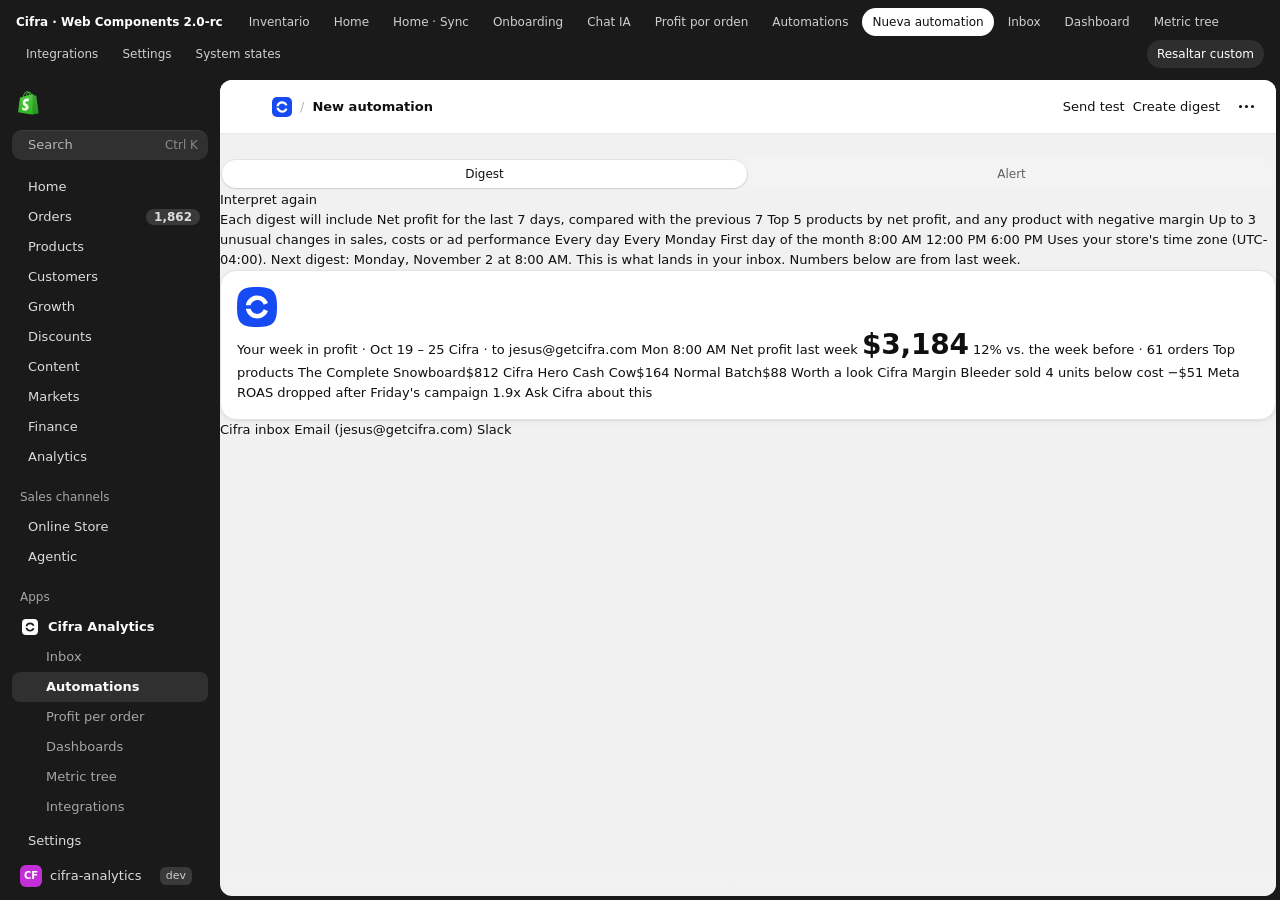
<file: automation-new.html>
<!doctype html>
<html lang="en">
<head>
<meta charset="utf-8">
<meta name="viewport" content="width=device-width, initial-scale=1">
<title>Automations · New</title>
<meta name="shopify-api-key" content="prototype">
<script src="https://cdn.shopify.com/shopifycloud/polaris-2.0-rc.js"></script>
<link rel="stylesheet" href="shared/cifra.css?v=5">
<script src="shared/cifra.js" defer></script>
</head>
<body>

<!--
  Pantalla: Automations › New (/app/automations/new) — NUEVA (ENG-2418), reemplaza schedule.html
  El usuario describe lo que quiere en sus palabras; el agente lo interpreta y muestra "What Cifra understood"
  para que lo confirme antes de activarlo. Nada se activa sin esa confirmación.
  Estados (hash): (ninguno) Digest · #alert Alerta ("alert me when sales drop more than normal")
  Nativo → s-page, s-section, s-text-area, s-select, s-choice-list, s-switch, s-badge, s-banner, s-button, s-text, s-divider
  Custom → segmented Digest | Alert, gráfica de "rango normal" (SVG), vista previa del correo
-->
<s-page heading="New automation" inlineSize="base">
  <s-link slot="breadcrumb-actions" href="automations.html">Automations</s-link>
  <s-button slot="primary-action" variant="primary" href="automations.html#created" id="save">Create digest</s-button>
  <s-button slot="secondary-actions">Send test</s-button>

  <s-stack gap="base">

    <s-section heading="Describe it">
      <s-stack gap="base">
        <div class="c-segmented" data-custom="SegmentedControl" id="kind">
          <button type="button" aria-pressed="true" data-value="digest">Digest</button>
          <button type="button" aria-pressed="false" data-value="alert">Alert</button>
        </div>
        <div data-panel-group="kind" data-panel="digest">
          <s-text-area label="What do you want to know?" rows="3" value="Every Monday, tell me how much profit I made last week, my top products and anything unusual I should look at." details="Write it like you'd ask a teammate. Cifra will run it again with fresh data every time."></s-text-area>
        </div>
        <div data-panel-group="kind" data-panel="alert" hidden>
          <s-text-area label="What should Cifra watch for?" rows="3" value="Alert me when sales drop more than normal." details="Cifra learns what &quot;normal&quot; means from your history, so you don't need to set a number."></s-text-area>
        </div>
        <s-stack direction="inline" gap="small-200">
          <s-button icon="refresh">Interpret again</s-button>
        </s-stack>
      </s-stack>
    </s-section>

    <!-- Digest: interpretación -->
    <div data-panel-group="kind" data-panel="digest">
      <s-stack gap="base">
        <s-section heading="What Cifra understood">
          <s-stack gap="base">
            <s-stack gap="small-200">
              <s-text type="strong">Each digest will include</s-text>
              <s-unordered-list>
                <s-list-item>Net profit for the last 7 days, compared with the previous 7</s-list-item>
                <s-list-item>Top 5 products by net profit, and any product with negative margin</s-list-item>
                <s-list-item>Up to 3 unusual changes in sales, costs or ad performance</s-list-item>
              </s-unordered-list>
            </s-stack>
            <s-grid gridTemplateColumns="1fr 1fr" gap="base">
              <s-select label="Frequency">
                <s-option value="daily">Every day</s-option>
                <s-option value="weekly" selected>Every Monday</s-option>
                <s-option value="monthly">First day of the month</s-option>
              </s-select>
              <s-select label="Time">
                <s-option value="8" selected>8:00 AM</s-option>
                <s-option value="12">12:00 PM</s-option>
                <s-option value="18">6:00 PM</s-option>
              </s-select>
            </s-grid>
            <s-text color="subdued">Uses your store's time zone (UTC-04:00). Next digest: Monday, November 2 at 8:00 AM.</s-text>
          </s-stack>
        </s-section>

        <s-section heading="Preview">
          <!-- Preview al estilo Shopify: una sola card con aspecto de correo, cifra principal + listas escaneables.
               Custom solo .c-digestcard (radio 16px + sombra mínima) y el logo. -->
          <s-stack gap="base">
            <s-paragraph color="subdued">This is what lands in your inbox. Numbers below are from last week.</s-paragraph>
            <div class="c-digestcard" data-custom="DigestCard">
              <s-stack gap="base">
                <s-stack direction="inline" gap="small" alignItems="center" justifyContent="space-between">
                  <s-stack direction="inline" gap="small" alignItems="center">
                    <img class="c-digestcard__logo" src="assets/img/cifra-logo-blue.svg" alt="Cifra" width="40" height="40">
                    <s-stack gap="small-500">
                      <s-text type="strong">Your week in profit · Oct 19 – 25</s-text>
                      <s-text color="subdued">Cifra · to jesus@getcifra.com</s-text>
                    </s-stack>
                  </s-stack>
                  <s-text color="subdued">Mon 8:00 AM</s-text>
                </s-stack>
                <s-divider></s-divider>
                <s-stack gap="small-200">
                  <s-text color="subdued">Net profit last week</s-text>
                  <s-stack direction="inline" gap="small" alignItems="center">
                    <span class="c-kpi__value c-kpi__value--large">$3,184</span>
                    <s-badge tone="success" icon="arrow-up">12%</s-badge>
                  </s-stack>
                  <s-text color="subdued">vs. the week before · 61 orders</s-text>
                </s-stack>
                <s-divider></s-divider>
                <s-stack gap="small">
                  <s-heading>Top products</s-heading>
                  <s-stack gap="small-200">
                    <s-stack direction="inline" justifyContent="space-between"><s-text>The Complete Snowboard</s-text><s-text type="strong">$812</s-text></s-stack>
                    <s-stack direction="inline" justifyContent="space-between"><s-text>Cifra Hero Cash Cow</s-text><s-text type="strong">$164</s-text></s-stack>
                    <s-stack direction="inline" justifyContent="space-between"><s-text>Normal Batch</s-text><s-text type="strong">$88</s-text></s-stack>
                  </s-stack>
                </s-stack>
                <s-divider></s-divider>
                <s-stack gap="small">
                  <s-heading>Worth a look</s-heading>
                  <s-stack gap="small-200">
                    <s-stack direction="inline" justifyContent="space-between" alignItems="start" gap="base">
                      <s-stack direction="inline" gap="small-200" alignItems="start"><s-icon type="alert-triangle" tone="warning"></s-icon><s-text>Cifra Margin Bleeder sold 4 units below cost</s-text></s-stack>
                      <s-text type="strong" tone="critical">−$51</s-text>
                    </s-stack>
                    <s-stack direction="inline" justifyContent="space-between" alignItems="start" gap="base">
                      <s-stack direction="inline" gap="small-200" alignItems="start"><s-icon type="alert-triangle" tone="warning"></s-icon><s-text>Meta ROAS dropped after Friday's campaign</s-text></s-stack>
                      <s-text type="strong">1.9x</s-text>
                    </s-stack>
                  </s-stack>
                </s-stack>
                <s-stack direction="inline"><s-button icon="chat">Ask Cifra about this</s-button></s-stack>
              </s-stack>
            </div>
          </s-stack>
        </s-section>
      </s-stack>
    </div>

    <!-- Alerta: interpretación -->
    <div data-panel-group="kind" data-panel="alert" hidden>
      <s-stack gap="base">
        <s-section heading="What Cifra understood">
          <s-stack gap="base">
            <s-grid gridTemplateColumns="140px 1fr" gap="small">
              <s-text color="subdued">Metric</s-text><s-text>Net sales, per hour</s-text>
              <s-text color="subdued">Normal</s-text><s-text>The usual range for that weekday and hour, based on your last 8 weeks</s-text>
              <s-text color="subdued">Alert when</s-text><s-text>Sales stay below the normal range for 2 hours in a row</s-text>
              <s-text color="subdued">Ignore</s-text><s-text>Hours where you normally get fewer than 3 orders (nights)</s-text>
            </s-grid>
            <div data-custom="Chart">
              <s-text type="strong">Last 7 days vs. normal</s-text>
              <span data-line="rand:41:42:120:45" data-prev="rand:42:42:130:20" data-labels='["Oct 19","Oct 21","Oct 23","Oct 25"]' data-prefix="$" data-label="Net sales" data-start="2026-10-19" data-prev-start="2026-10-19"></span>
              <div class="c-legend"><span><span class="c-legend__swatch" style="background:var(--c-chart-1)"></span>Net sales</span><span><span class="c-legend__dash"></span>Normal for that hour</span></div>
            </div>
            <s-banner tone="info">
              <s-paragraph>With these settings this alert would have triggered <s-text type="strong">2 times</s-text> in the last 30 days (Oct 4 and Oct 22).</s-paragraph>
            </s-banner>
            <s-select label="Sensitivity" details="Higher sensitivity catches smaller drops but alerts more often.">
              <s-option value="low">Low: only big drops (about once a month)</s-option>
              <s-option value="medium" selected>Medium: about twice a month</s-option>
              <s-option value="high">High: any drop out of the normal range</s-option>
            </s-select>
          </s-stack>
        </s-section>

        <s-section heading="Preview">
          <s-section>
            <s-stack gap="small">
              <s-stack direction="inline" gap="small-200" alignItems="center"><s-badge tone="warning" icon="alert-circle">Alert</s-badge><s-text color="subdued">Today, 3:00 PM</s-text></s-stack>
              <s-heading>Sales are lower than normal</s-heading>
              <s-paragraph>Since 1:00 PM you made $214, about 45% below a normal Thursday afternoon. Traffic is normal, but checkout conversion dropped from 3.1% to 1.4%.</s-paragraph>
              <s-stack direction="inline" gap="small-200"><s-button>Ask why</s-button><s-button variant="tertiary">Snooze for today</s-button></s-stack>
            </s-stack>
          </s-section>
        </s-section>
      </s-stack>
    </div>

    <s-section heading="Where to send it">
      <s-stack gap="base">
        <s-choice-list label="Channels" name="channels" multiple>
          <s-choice value="inbox" selected>Cifra inbox</s-choice>
          <s-choice value="email" selected>Email (jesus@getcifra.com)</s-choice>
          <s-choice value="slack">Slack</s-choice>
        </s-choice-list>
        <s-switch label="Don't send between 10:00 PM and 7:00 AM" checked></s-switch>
      </s-stack>
    </s-section>

  </s-stack>
</s-page>

<script>
document.addEventListener("DOMContentLoaded", () => {
  const kind = document.getElementById("kind"), save = document.getElementById("save");
  const set = (v) => {
    kind.querySelectorAll("button").forEach((b) => b.setAttribute("aria-pressed", String(b.dataset.value === v)));
    document.querySelectorAll('[data-panel-group="kind"]').forEach((p) => { p.hidden = p.dataset.panel !== v; });
    save.textContent = v === "alert" ? "Turn on alert" : "Create digest";
  };
  kind.addEventListener("click", (e) => { const b = e.target.closest("button"); if (b) set(b.dataset.value); });
  set(location.hash === "#alert" ? "alert" : "digest");
});
</script>

</body>
</html>
</file>
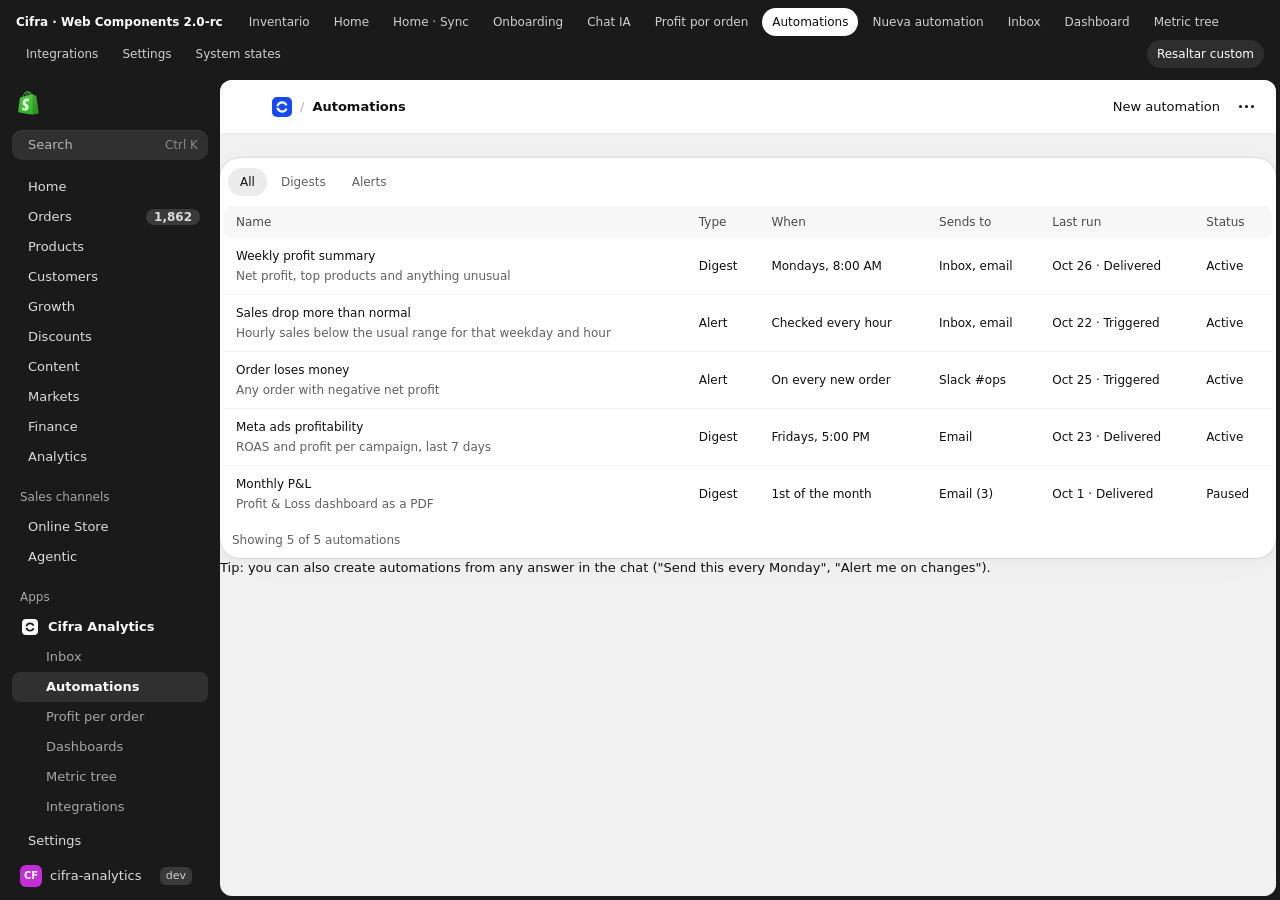
<file: automations.html>
<!doctype html>
<html lang="en">
<head>
<meta charset="utf-8">
<meta name="viewport" content="width=device-width, initial-scale=1">
<title>Automations</title>
<meta name="shopify-api-key" content="prototype">
<script src="https://cdn.shopify.com/shopifycloud/polaris-2.0-rc.js">document.querySelectorAll(".c-tabs__tab[data-kind]").forEach((t) => t.addEventListener("click", () => {
  const k = t.dataset.kind; let n = 0;
  document.querySelectorAll("tbody tr[data-kind]").forEach((r) => { const show = k === "all" || r.dataset.kind === k; r.hidden = !show; n += show; });
  document.getElementById("auto-count").textContent = "Showing " + n + " of 5 automations";
}));
</script>
<link rel="stylesheet" href="shared/cifra.css">
<script src="shared/cifra.js" defer></script>
</head>
<body>

<!--
  Pantalla: Automations (/app/automations) — NUEVA (ENG-2418)
  Reemplaza Reports + Schedules: todo lo que el agente hace por su cuenta vive aquí.
    · Digest  = una pregunta que el agente vuelve a correr con datos frescos y envía (inbox / email / Slack).
    · Alert   = una condición en lenguaje natural que el agente vigila ("ventas más bajas de lo normal").
  Estados (hash): (ninguno) lista · #created banner de confirmación · #empty sin automatizaciones
  Nativo → s-page (primary-action), s-banner, s-badge, s-button, s-empty-state, s-text
  Custom → IndexTable con tabs All / Digests / Alerts (mismo patrón que Reports/Dashboard)
-->
<s-page heading="Automations" inlineSize="large">
  <s-link slot="breadcrumb-actions" href="home.html">Home</s-link>
  <s-button slot="primary-action" variant="primary" icon="plus" href="automation-new.html">New automation</s-button>

  <s-stack gap="base">
    <div id="created-banner" hidden>
      <s-banner tone="success" heading="Digest created" dismissible>
        <s-paragraph>"Most profitable products" will arrive every Monday at 8:00 AM in your inbox and by email.</s-paragraph>
      </s-banner>
    </div>

    <div id="list">
      <s-stack gap="base">
        <div class="c-indextable" data-custom="IndexTable">
          <div class="c-indextable__bar">
            <div class="c-tabs" role="tablist" data-custom="Tabs">
              <button class="c-tabs__tab" role="tab" aria-selected="true" data-kind="all">All</button>
              <button class="c-tabs__tab" role="tab" aria-selected="false" data-kind="digest">Digests</button>
              <button class="c-tabs__tab" role="tab" aria-selected="false" data-kind="alert">Alerts</button>
            </div>
            <div class="c-indextable__tools">
              <s-button icon="search" accessibilityLabel="Search automations"></s-button>
              <s-button icon="sort" accessibilityLabel="Sort"></s-button>
            </div>
          </div>
          <div class="c-indextable__scroll">
            <table>
              <thead><tr>
                <th><button type="button">Name</button></th>
                <th><button type="button">Type</button></th>
                <th>When</th>
                <th>Sends to</th>
                <th><button type="button">Last run <s-icon type="sort" size="small"></s-icon></button></th>
                <th><button type="button">Status</button></th>
              </tr></thead>
              <tbody>
            <tr data-kind="digest"><td class="c-strong"><a class="c-rowlink" href="automation-new.html">Weekly profit summary</a><span class="c-sub">Net profit, top products and anything unusual</span></td><td><s-badge tone="info" icon="calendar">Digest</s-badge></td><td>Mondays, 8:00 AM</td><td>Inbox, email</td><td>Oct 26 · Delivered</td><td><s-badge tone="success">Active</s-badge></td></tr>
            <tr data-kind="alert"><td class="c-strong"><a class="c-rowlink" href="automation-new.html#alert">Sales drop more than normal</a><span class="c-sub">Hourly sales below the usual range for that weekday and hour</span></td><td><s-badge tone="warning" icon="alert-circle">Alert</s-badge></td><td>Checked every hour</td><td>Inbox, email</td><td>Oct 22 · Triggered</td><td><s-badge tone="success">Active</s-badge></td></tr>
            <tr data-kind="alert"><td class="c-strong"><a class="c-rowlink" href="automation-new.html#alert">Order loses money</a><span class="c-sub">Any order with negative net profit</span></td><td><s-badge tone="warning" icon="alert-circle">Alert</s-badge></td><td>On every new order</td><td>Slack #ops</td><td>Oct 25 · Triggered</td><td><s-badge tone="success">Active</s-badge></td></tr>
            <tr data-kind="digest"><td class="c-strong"><a class="c-rowlink" href="automation-new.html">Meta ads profitability</a><span class="c-sub">ROAS and profit per campaign, last 7 days</span></td><td><s-badge tone="info" icon="calendar">Digest</s-badge></td><td>Fridays, 5:00 PM</td><td>Email</td><td>Oct 23 · Delivered</td><td><s-badge tone="success">Active</s-badge></td></tr>
            <tr data-kind="digest"><td class="c-strong"><a class="c-rowlink" href="automation-new.html">Monthly P&amp;L</a><span class="c-sub">Profit &amp; Loss dashboard as a PDF</span></td><td><s-badge tone="info" icon="calendar">Digest</s-badge></td><td>1st of the month</td><td>Email (3)</td><td>Oct 1 · Delivered</td><td><s-badge>Paused</s-badge></td></tr>
              </tbody>
            </table>
          </div>
          <div class="c-indextable__foot">
            <span id="auto-count">Showing 5 of 5 automations</span>
            <span class="c-row" style="gap:4px"><s-button icon="chevron-left" accessibilityLabel="Previous page" disabled></s-button><s-button icon="chevron-right" accessibilityLabel="Next page" disabled></s-button></span>
          </div>
        </div>

        <s-text color="subdued">Tip: you can also create automations from any answer in the chat ("Send this every Monday", "Alert me on changes").</s-text>
      </s-stack>
    </div>

    <!-- Estado vacío: automations.html#empty -->
    <div id="empty" hidden>
      <s-section>
        <s-empty-state heading="Let Cifra work while you're away">
          <s-icon slot="graphic" type="clock"></s-icon>
          <s-text slot="subheading">Describe what you want to know every week, or what you want Cifra to watch for. It will send it to your inbox, email or Slack.</s-text>
          <s-button slot="primary-action" variant="primary" href="automation-new.html">Create a digest</s-button>
          <s-button slot="secondary-actions" href="automation-new.html#alert">Create an alert</s-button>
        </s-empty-state>
      </s-section>
    </div>
  </s-stack>
</s-page>

<script>
const h = location.hash.slice(1);
document.getElementById("created-banner").hidden = h !== "created";
document.getElementById("list").hidden = h === "empty";
document.getElementById("empty").hidden = h !== "empty";
</script>

</body>
</html>
</file>
<file: shared/cifra.css>
/*
  Cifra · componentes custom sobre Polaris Web Components 2.0-rc
  ----------------------------------------------------------------
  Todo lo que NO existe como <s-*> vive aquí, con clases .c-*.
  Los valores replican lo que renderiza polaris-2.0-rc.js en Admin Next
  (medido con getComputedStyle sobre los componentes reales).
  Cada bloque custom lleva data-custom="Nombre" en el HTML para poder
  resaltarlo con el botón "Resaltar custom" de la barra de prototipos.
*/

:root {
  /* Superficies y texto (Admin Next) */
  --c-bg: #f1f1f1;
  --c-surface: #ffffff;
  --c-surface-hover: #f7f7f7;
  --c-surface-subdued: #f3f3f3;
  --c-fill-secondary: #ebebeb;
  --c-fill-secondary-hover: #e3e3e3;
  --c-text: #101010;
  --c-text-secondary: #616161;
  --c-text-tertiary: #8a8a8a;
  --c-border: #e3e3e3;
  --c-border-strong: #cccccc;

  /* Tono de variaciones */
  --c-positive: #29845a;
  --c-negative: #c51f1f;

  /* Gráficas (paleta Cifra actual) */
  --c-chart-1: #3aa9f0;
  --c-chart-2: #5b3fd6;
  --c-chart-3: #4a6ff0;
  --c-chart-4: #e0448f;
  --c-chart-5: #36c2b4;
  --c-chart-grid: #ececec;
  /* Serie 1 de Polaris Viz en Shopify Analytics (--pvi-series-color-01) */
  --c-series-1: #13acf0;
  --c-chart-area: rgba(58, 169, 240, 0.10);

  /* Forma */
  --c-radius-card: 20px;
  --c-radius-control: 9999px;
  --c-radius-inner: 12px;
  --c-radius-small: 8px;
  --c-shadow-card: rgba(0,0,0,.24) 0 0 2px 0, rgba(0,0,0,.02) 0 2px 12px 0, rgba(0,0,0,.02) 0 4px 16px 0, rgba(0,0,0,.02) 0 4px 48px 0;
  --c-shadow-popover: rgba(0,0,0,.2) 0 0 1px 0, rgba(0,0,0,.08) 0 8px 24px -4px, rgba(0,0,0,.08) 0 16px 40px -8px;

  /* Tipografía */
  --c-font: ShopifyInter, ui-sans-serif, system-ui, -apple-system, "Segoe UI", sans-serif;
  --c-fs-small: 12px;
  --c-fs-base: 13px;
  --c-fs-kpi: 20px;
  --c-fs-kpi-large: 28px;
}

* { box-sizing: border-box; }
html, body { margin: 0; }
body {
  background: var(--c-bg);
  color: var(--c-text);
  font-family: var(--c-font);
  font-size: var(--c-fs-base);
  line-height: 20px;
  -webkit-font-smoothing: antialiased;
}

/* ------------------------------------------------------------------ */
/* Barra de prototipos (NO es parte de la app)                         */
/* ------------------------------------------------------------------ */
.proto-bar {
  position: sticky; top: 0; z-index: 50;
  display: flex; align-items: center; gap: 4px; flex-wrap: wrap;
  padding: 8px 16px;
  background: #1a1a1a; color: #fff;
  font-size: 12px;
}
.proto-bar strong { margin-right: 12px; font-weight: 600; }
.proto-bar a {
  color: #cfcfcf; text-decoration: none;
  padding: 4px 10px; border-radius: 9999px;
}
.proto-bar a:hover { background: #2e2e2e; color: #fff; }
.proto-bar a[aria-current="page"] { background: #fff; color: #101010; }
.proto-bar .spacer { flex: 1; }
.proto-bar button {
  font: inherit; color: #fff; background: #2e2e2e; border: 0;
  padding: 4px 10px; border-radius: 9999px; cursor: pointer;
}
.proto-bar button[aria-pressed="true"] { background: #e5484d; }

body.show-custom [data-custom] {
  outline: 2px dashed #e5484d;
  outline-offset: 2px;
  position: relative;
}
body.show-custom [data-custom]::before {
  content: "custom · " attr(data-custom);
  position: absolute; top: -10px; left: 10px; z-index: 5;
  background: #e5484d; color: #fff;
  font: 600 10px/16px var(--c-font);
  padding: 0 6px; border-radius: 4px; white-space: nowrap;
  pointer-events: none;
}

/* ------------------------------------------------------------------ */
/* Card custom (para cuando s-section no alcanza: header/footer propio) */
/* ------------------------------------------------------------------ */
.c-card {
  background: var(--c-surface);
  border-radius: var(--c-radius-card);
  box-shadow: var(--c-shadow-card);
  overflow: hidden;
  min-width: 0;
}
.c-card { display: flex; flex-direction: column; }
.c-card__body { padding: 16px; flex: 1; }
.c-card__footer {
  display: flex; align-items: center; justify-content: space-between;
  padding: 10px 16px;
  border-top: 1px solid var(--c-border);
  color: var(--c-text-secondary);
}
.c-card__title {
  margin: 0; font-size: var(--c-fs-base); font-weight: 600;
  text-decoration: underline dotted var(--c-border-strong);
  text-underline-offset: 4px;
}

/* ------------------------------------------------------------------ */
/* Botón-píldora custom (trigger de pickers con contenido propio)       */
/* ------------------------------------------------------------------ */
.c-pill {
  display: inline-flex; align-items: center; gap: 6px;
  height: 28px; padding: 4px 12px 4px 8px;
  border: 0; border-radius: var(--c-radius-control);
  background: var(--c-fill-secondary); color: var(--c-text);
  font: 500 var(--c-fs-small)/16px var(--c-font);
  cursor: pointer; white-space: nowrap;
}
.c-pill:hover { background: var(--c-fill-secondary-hover); }
.c-pill svg { width: 16px; height: 16px; flex: none; }

/* ------------------------------------------------------------------ */
/* Tabs                                                                 */
/* ------------------------------------------------------------------ */
.c-tabs { display: flex; gap: 2px; flex-wrap: wrap; }
.c-tabs__tab {
  display: inline-flex; align-items: center; gap: 4px;
  height: 28px; padding: 4px 12px;
  border: 0; border-radius: var(--c-radius-control);
  background: transparent; color: var(--c-text-secondary);
  font: 500 var(--c-fs-small)/16px var(--c-font);
  cursor: pointer;
}
.c-tabs__tab:hover { background: var(--c-fill-secondary); color: var(--c-text); }
.c-tabs__tab[aria-selected="true"] { background: var(--c-fill-secondary); color: var(--c-text); }
.c-tabs__tab svg { width: 14px; height: 14px; }

/* ------------------------------------------------------------------ */
/* Segmented control                                                    */
/* ------------------------------------------------------------------ */
.c-segmented {
  display: grid; grid-auto-flow: column; grid-auto-columns: 1fr;
  padding: 2px; gap: 2px;
  background: var(--c-surface-subdued);
  border-radius: var(--c-radius-control);
}
.c-segmented button {
  height: 28px; border: 0; border-radius: var(--c-radius-control);
  background: transparent; color: var(--c-text-secondary);
  font: 500 var(--c-fs-small)/16px var(--c-font); cursor: pointer;
}
.c-segmented button[aria-pressed="true"] {
  background: var(--c-surface); color: var(--c-text);
  box-shadow: rgba(0,0,0,.12) 0 1px 2px, rgba(0,0,0,.06) 0 0 0 1px;
}

/* ------------------------------------------------------------------ */
/* Barra de filtros (fecha / comparación / moneda)                      */
/* ------------------------------------------------------------------ */
.c-filterbar {
  display: flex; align-items: center; gap: 8px; flex-wrap: wrap;
}
.c-filterbar__meta { margin-left: auto; color: var(--c-text-secondary); font-size: var(--c-fs-small); }

/* ------------------------------------------------------------------ */
/* Popover custom (date range picker)                                   */
/* ------------------------------------------------------------------ */
.c-popover-anchor { position: relative; display: inline-block; }
.c-popover {
  position: absolute; top: calc(100% + 6px); left: 0; z-index: 40;
  background: var(--c-surface);
  border-radius: 16px;
  box-shadow: var(--c-shadow-popover);
  display: none;
}
.c-popover[data-open="true"] { display: block; }

.c-daterange { display: grid; grid-template-columns: 180px auto; }
.c-daterange__presets {
  border-right: 1px solid var(--c-border);
  padding: 6px; max-height: 340px; overflow: auto;
}
.c-daterange__presets button {
  display: flex; justify-content: space-between; align-items: center;
  width: 100%; height: 32px; padding: 0 10px;
  border: 0; border-radius: var(--c-radius-small); background: transparent;
  font: 400 var(--c-fs-base)/20px var(--c-font); color: var(--c-text);
  text-align: left; cursor: pointer;
}
.c-daterange__presets button:hover { background: var(--c-surface-hover); }
.c-daterange__presets button[aria-pressed="true"] { background: var(--c-surface-subdued); font-weight: 600; }
.c-daterange__presets hr { border: 0; border-top: 1px solid var(--c-border); margin: 6px 4px; }
.c-daterange__main { padding: 12px 16px; min-width: 300px; }
.c-daterange__footer {
  display: flex; justify-content: flex-end; gap: 8px;
  padding: 10px 16px; border-top: 1px solid var(--c-border);
  grid-column: 1 / -1;
}

/* ------------------------------------------------------------------ */
/* KPI card (dashboard / home)                                          */
/* ------------------------------------------------------------------ */
.c-kpi__row { display: flex; align-items: center; justify-content: space-between; gap: 12px; margin-top: 10px; }
.c-kpi__value { font-size: var(--c-fs-kpi); line-height: 28px; font-weight: 600; letter-spacing: -0.2px; font-variant-numeric: tabular-nums; }
.c-kpi__value--large { font-size: var(--c-fs-kpi-large); line-height: 36px; }
.c-delta { display: inline-flex; align-items: center; gap: 2px; font-size: var(--c-fs-small); font-weight: 600; font-variant-numeric: tabular-nums; }
.c-delta--up { color: var(--c-positive); }
.c-delta--down { color: var(--c-negative); }
.c-delta--flat { color: var(--c-text-secondary); }
.c-delta svg { width: 12px; height: 12px; }
.c-spark { width: 96px; height: 28px; flex: none; }

/* KPI compacto del Home */
.c-kpistrip { display: flex; justify-content: center; gap: 40px; flex-wrap: wrap; }
.c-kpistrip__item { text-align: center; }
.c-kpistrip__label { color: var(--c-text-secondary); font-size: var(--c-fs-small); }
.c-kpistrip__row { display: flex; align-items: center; gap: 6px; font-weight: 600; font-variant-numeric: tabular-nums; }
.c-kpistrip .c-spark { width: 36px; height: 14px; }

/* ------------------------------------------------------------------ */
/* Gráficas (SVG generado por cifra.js)                                 */
/* ------------------------------------------------------------------ */
.c-chart { width: 100%; height: 220px; display: block; }
.c-chart text { font: 11px var(--c-font); fill: #70707b; }
.c-legend { display: flex; gap: 16px; justify-content: center; flex-wrap: wrap; color: var(--c-text-secondary); font-size: var(--c-fs-small); margin-top: 6px; }
.c-legend__swatch { display: inline-block; width: 8px; height: 8px; border-radius: 50%; margin-right: 6px; }
.c-legend__dash { display: inline-block; width: 14px; border-top: 2px dashed var(--c-chart-1); margin-right: 6px; vertical-align: middle; }

.c-donut { display: grid; justify-items: center; gap: 12px; }
.c-donut svg { width: 180px; height: 180px; }
.c-donut__total { font: 600 18px var(--c-font); fill: var(--c-text); }
.c-donut__list { width: 100%; display: grid; gap: 4px; }
.c-donut__list div { display: grid; grid-template-columns: auto 1fr auto 40px; gap: 8px; align-items: center; }
.c-donut__list span:nth-child(3), .c-donut__list span:nth-child(4) { text-align: right; font-variant-numeric: tabular-nums; }
.c-donut__list span:nth-child(3) { font-weight: 600; }
.c-donut__list span:nth-child(4) { color: var(--c-text-secondary); }

/* ------------------------------------------------------------------ */
/* Tabla de reporte (sticky header + 1ra columna, totales, orden)       */
/* ------------------------------------------------------------------ */
.c-datatable {
  overflow: auto; max-height: 520px;
  border-radius: var(--c-radius-card);
  background: var(--c-surface);
  box-shadow: var(--c-shadow-card);
}
.c-datatable table { border-collapse: separate; border-spacing: 0; width: max-content; min-width: 100%; font-variant-numeric: tabular-nums; }
.c-datatable th, .c-datatable td {
  padding: 8px 16px; text-align: right; white-space: nowrap;
  border-bottom: 1px solid var(--c-border);
  background: var(--c-surface);
}
.c-datatable th:first-child, .c-datatable td:first-child {
  position: sticky; left: 0; z-index: 1; text-align: left;
  border-right: 1px solid var(--c-border); min-width: 220px;
}
.c-datatable thead th {
  position: sticky; top: 0; z-index: 2;
  font-weight: 500; color: var(--c-text-secondary); background: var(--c-surface);
  height: 40px;
}
.c-datatable thead th:first-child { z-index: 3; }
.c-datatable thead button {
  all: unset; cursor: pointer; display: inline-flex; align-items: center; gap: 4px;
}
.c-datatable thead button:hover { color: var(--c-text); }
.c-datatable thead button svg { width: 14px; height: 14px; opacity: .35; }
.c-datatable thead th[aria-sort] button { color: var(--c-text); }
.c-datatable thead th[aria-sort] button svg { opacity: 1; }
.c-datatable tr.c-total td { background: var(--c-surface-subdued); font-weight: 600; vertical-align: top; }
.c-datatable tr.c-total td:first-child { color: var(--c-text); }
.c-datatable tbody tr:not(.c-total):hover td { background: var(--c-surface-hover); }
.c-datatable .c-sub { display: block; color: var(--c-text-secondary); font-weight: 400; }
.c-datatable td .c-delta { display: flex; justify-content: flex-end; }
.c-datatable td:first-child .c-sub { font-weight: 400; }

/* ------------------------------------------------------------------ */
/* Panel lateral de configuración de reporte                           */
/* ------------------------------------------------------------------ */
.c-config { display: grid; gap: 10px; }
.c-config__block {
  border: 1px solid var(--c-border); border-radius: var(--c-radius-inner);
  overflow: hidden;
}
.c-config__head {
  display: flex; justify-content: space-between; align-items: center;
  padding: 8px 12px; background: var(--c-surface-subdued); font-weight: 600;
}
.c-config__item {
  display: flex; justify-content: space-between; align-items: center;
  padding: 7px 12px; border-top: 1px solid var(--c-border);
}
.c-config__item:hover { background: var(--c-surface-hover); }

/* ------------------------------------------------------------------ */
/* Layout reporte con panel (grid principal + aside)                    */
/* ------------------------------------------------------------------ */
.c-split { display: grid; grid-template-columns: minmax(0, 1fr) 300px; gap: 16px; align-items: start; }
@media (max-width: 900px) { .c-split { grid-template-columns: 1fr; } }

/* ------------------------------------------------------------------ */
/* Settings: menú lateral                                               */
/* ------------------------------------------------------------------ */
.c-settings { display: grid; grid-template-columns: 220px minmax(0, 1fr); gap: 16px; align-items: start; }
@media (max-width: 760px) { .c-settings { grid-template-columns: 1fr; } }
.c-sidenav { padding: 6px; }
.c-sidenav a {
  display: flex; align-items: center; gap: 8px;
  padding: 6px 10px; border-radius: var(--c-radius-small);
  color: var(--c-text); text-decoration: none; font-weight: 500;
}
.c-sidenav a:hover { background: var(--c-surface-hover); }
.c-sidenav a[aria-current="page"] { background: var(--c-surface-subdued); }
.c-sidenav svg { width: 16px; height: 16px; color: var(--c-text-secondary); }

/* ------------------------------------------------------------------ */
/* Home                                                                 */
/* ------------------------------------------------------------------ */
.c-hero { text-align: center; padding: 28px 0 8px; }
.c-hero h2 { margin: 0; font-size: 26px; line-height: 32px; font-weight: 600; color: var(--c-text-tertiary); }
.c-hero p { margin: 0; font-size: 26px; line-height: 32px; font-weight: 600; }
.c-prompt {
  display: flex; align-items: center; gap: 8px;
  max-width: 640px; margin: 20px auto 8px; padding: 6px 6px 6px 12px;
  background: var(--c-surface); border-radius: var(--c-radius-control);
  box-shadow: var(--c-shadow-card);
}
.c-prompt input {
  flex: 1; border: 0; outline: 0; background: transparent;
  font: 400 var(--c-fs-base)/20px var(--c-font); color: var(--c-text);
}
.c-prompt__logo { width: 22px; height: 22px; border-radius: 6px; background: #2f6cf6; display: grid; place-items: center; color: #fff; font: 700 12px var(--c-font); }
.c-illustration {
  width: 120px; height: 96px; border-radius: 16px;
  background: linear-gradient(135deg, #e7ecff, #c9d4ff);
  display: grid; place-items: center; color: #4a6ff0;
}
.c-illustration svg { width: 48px; height: 48px; }

/* ------------------------------------------------------------------ */
/* Skeleton                                                             */
/* ------------------------------------------------------------------ */
.c-skeleton {
  display: block; height: 12px; border-radius: 6px;
  background: linear-gradient(90deg, #ececec 25%, #f6f6f6 37%, #ececec 63%);
  background-size: 400% 100%;
  animation: c-shimmer 1.4s ease infinite;
}
@keyframes c-shimmer { 0% { background-position: 100% 50%; } 100% { background-position: 0 50%; } }
@media (prefers-reduced-motion: reduce) { .c-skeleton { animation: none; } }

/* ------------------------------------------------------------------ */
/* Utilidades                                                           */
/* ------------------------------------------------------------------ */
.c-grid-4 { display: grid; grid-template-columns: repeat(4, minmax(0, 1fr)); gap: 16px; }
.c-grid-3 { display: grid; grid-template-columns: repeat(3, minmax(0, 1fr)); gap: 16px; }
.c-grid-2 { display: grid; grid-template-columns: repeat(2, minmax(0, 1fr)); gap: 16px; }
@media (max-width: 1000px) { .c-grid-4 { grid-template-columns: repeat(2, minmax(0, 1fr)); } .c-grid-3 { grid-template-columns: 1fr; } }
@media (max-width: 640px) { .c-grid-4, .c-grid-2 { grid-template-columns: 1fr; } }
.c-muted { color: var(--c-text-secondary); }
.c-section-label { color: var(--c-text-secondary); font-weight: 500; margin: 20px 0 8px; }
.c-stack { display: grid; gap: 16px; }
[data-tabpanel][hidden] { display: none !important; }
s-page > [slot="unused"] { display: none !important; }
.c-row { display: flex; align-items: center; gap: 8px; }
.c-row--between { justify-content: space-between; }
.c-source { width: 24px; height: 24px; border-radius: 6px; background: #95bf47; display: grid; place-items: center; color: #fff; font: 700 11px var(--c-font); }

/* ------------------------------------------------------------------ */
/* Metric tree: canvas, nodos, conectores con operador, zoom            */
/* ------------------------------------------------------------------ */
.c-canvas {
  position: relative; overflow: auto;
  height: 600px; border-radius: var(--c-radius-card);
  background-color: #f1f1f1;
  background-image: radial-gradient(#d4d4d4 1px, transparent 1px);
  background-size: 16px 16px;
}
.c-canvas__stage { padding: 48px; width: max-content; transform-origin: 0 0; transition: transform .15s ease; }
.c-canvas__zoom {
  position: absolute; left: 16px; bottom: 16px; z-index: 2;
  display: flex; align-items: center; gap: 2px; padding: 2px;
  background: var(--c-surface); border-radius: var(--c-radius-small); box-shadow: var(--c-shadow-card);
}
.c-canvas__zoom button { all: unset; cursor: pointer; width: 28px; height: 28px; display: grid; place-items: center; border-radius: 6px; color: var(--c-text-secondary); }
.c-canvas__zoom button:hover { background: var(--c-surface-hover); color: var(--c-text); }
.c-canvas__zoom span { min-width: 44px; text-align: center; font-size: var(--c-fs-small); }
.c-canvas__panel { position: absolute; top: 16px; right: 16px; z-index: 2; width: 240px; max-height: calc(100% - 32px); overflow: auto; }
.c-canvas__panel[hidden] { display: none; }

.c-tree, .c-tree ul { list-style: none; margin: 0; }
.c-tree { padding: 0; }
.c-tree li { position: relative; display: flex; align-items: center; padding: 6px 0; }
.c-tree ul { position: relative; padding: 0 0 0 56px; display: flex; flex-direction: column; }
/* línea del padre hacia los hijos */
.c-tree ul::before { content: ""; position: absolute; left: 0; top: 50%; width: 28px; border-top: 1px solid var(--c-border-strong); }
/* rama horizontal de cada hijo */
.c-tree ul > li::before { content: ""; position: absolute; left: -28px; top: 50%; width: 28px; border-top: 1px solid var(--c-border-strong); }
/* tronco vertical */
.c-tree ul > li::after { content: ""; position: absolute; left: -28px; top: 0; bottom: 0; border-left: 1px solid var(--c-border-strong); }
.c-tree ul > li:first-child::after { top: 50%; }
.c-tree ul > li:last-child::after { bottom: 50%; }
.c-tree ul > li:only-child::after { display: none; }

.c-tree__op {
  position: absolute; left: -28px; top: 50%; z-index: 1;
  transform: translate(-50%, -50%);
  width: 22px; height: 22px; border-radius: 6px;
  display: grid; place-items: center;
  background: var(--c-surface); border: 1px solid var(--c-border-strong); box-shadow: rgba(0,0,0,.08) 0 1px 2px;
  font: 600 11px/1 var(--c-font); color: var(--c-text-secondary);
}
.c-tree__node {
  min-width: 200px; padding: 10px 12px;
  background: var(--c-surface); border-radius: var(--c-radius-inner);
  box-shadow: var(--c-shadow-card);
  display: grid; grid-template-columns: 1fr auto; align-items: end; gap: 2px 12px;
  margin-right: 0;
}
.c-tree__node--root { min-width: 220px; }
.c-tree__node--wide { min-width: 300px; }
.c-tree__label { grid-column: 1 / -1; color: var(--c-text-secondary); font-size: var(--c-fs-small); }
.c-tree__value { font-size: 18px; line-height: 24px; font-weight: 600; font-variant-numeric: tabular-nums; }
.c-tree__node .c-source { width: 18px; height: 18px; font-size: 9px; border-radius: 4px; }
.c-tree__node .c-delta { grid-column: 1 / -1; }

.c-metriclist__group { color: var(--c-text-secondary); font-size: var(--c-fs-small); padding: 8px 8px 2px; }
.c-metriclist button {
  all: unset; box-sizing: border-box; cursor: pointer; display: flex; justify-content: space-between; align-items: center;
  width: 100%; padding: 6px 8px; border-radius: var(--c-radius-small);
}
.c-metriclist button:hover { background: var(--c-surface-hover); }
.c-metriclist button[aria-pressed="true"] { background: var(--c-surface-subdued); font-weight: 600; }

/* ------------------------------------------------------------------ */
/* Settings (layout real: centrado ~950px, nav 1/3 + contenido 2/3)     */
/* ------------------------------------------------------------------ */
.c-settings2 {
  display: grid; grid-template-columns: minmax(0, 1fr) minmax(0, 2fr);
  gap: 16px; align-items: start;
  max-width: 950px; margin: 0 auto; padding-top: 20px;
}
@media (max-width: 760px) { .c-settings2 { grid-template-columns: 1fr; } }
.c-settingsnav { padding: 6px; display: grid; gap: 2px; }
.c-settingsnav a {
  display: flex; align-items: center; gap: 10px;
  height: 32px; padding: 0 10px; border-radius: var(--c-radius-small);
  color: var(--c-text); text-decoration: none; font-weight: 500;
}
.c-settingsnav a:hover { background: var(--c-surface-hover); }
.c-settingsnav a[aria-current="page"] { background: var(--c-surface-subdued); font-weight: 600; }
.c-settings-view[hidden] { display: none; }

/* Fila de lista dentro de una card (Costs, Resources) */
.c-listrow {
  display: grid; grid-template-columns: minmax(0, 1fr) auto auto; gap: 12px; align-items: center;
  padding: 12px 16px; border-top: 1px solid var(--c-border);
  color: inherit; text-decoration: none;
}
a.c-listrow:hover { background: var(--c-surface-hover); }
.c-listrow__title { font-weight: 600; }
.c-listrow__desc { color: var(--c-text-secondary); }

/* Caja interna con borde (Billing, Reporting, Stores...) */
.c-inset { border: 1px solid var(--c-border); border-radius: var(--c-radius-inner); }
.c-inset > .c-listrow:first-child { border-top: 0; }

/* ------------------------------------------------------------------ */
/* IndexTable custom (tablas de costos): tabs + toolbar + selección +   */
/* orden + footer con conteo y paginación                               */
/* ------------------------------------------------------------------ */
.c-indextable { background: var(--c-surface); border-radius: var(--c-radius-card); box-shadow: var(--c-shadow-card); overflow: hidden; }
.c-indextable__bar { display: flex; align-items: center; justify-content: space-between; gap: 8px; padding: 8px; min-height: 48px; }
.c-indextable__tools { display: flex; gap: 6px; margin-left: auto; }
.c-indextable__scroll { overflow-x: auto; }
.c-indextable table { width: 100%; border-collapse: separate; border-spacing: 0; font-size: 12px; font-variant-numeric: tabular-nums; }
/* Medido en admin.shopify.com/.../customers: encabezado 31px (#f7f7f7, 12px/500, #4a4a4a), filas de 32px, celdas con 6px de padding */
.c-indextable th {
  text-align: left; font-weight: 500; color: #4a4a4a; background: #f7f7f7;
  height: 31px; padding: 6px 12px; white-space: nowrap; border: 0;
}
.c-indextable th:first-child { border-radius: 8px 0 0 8px; }
.c-indextable th:last-child { border-radius: 0 8px 8px 0; }
.c-indextable th button { all: unset; cursor: pointer; display: inline-flex; align-items: center; gap: 2px; }
.c-indextable th button:hover { color: var(--c-text); }
.c-indextable th s-icon { color: #8a8a8a; }
.c-indextable td { padding: 6px 12px; height: 32px; border-bottom: 1px solid #f2f2f2; white-space: nowrap; }
.c-indextable tr:last-child td { border-bottom: 0; }
.c-indextable tbody tr:hover td { background: #f7f7f7; }
.c-indextable .c-col-check { width: 36px; padding-right: 0; }
.c-indextable .c-col-actions { width: 48px; text-align: right; }
.c-indextable .c-num { text-align: right; }
.c-indextable .c-strong { font-weight: 500; }
.c-indextable tr[data-readonly] td { color: var(--c-text-tertiary); }
.c-indextable tr[data-readonly] .c-strong { color: var(--c-text-secondary); }
.c-indextable__scroll { padding: 0 4px; }
.c-indextable__bar--stack { flex-direction: column; align-items: stretch; gap: 8px; }
.c-indextable__search { display: grid; grid-template-columns: 1fr auto; gap: 8px; align-items: center; }
.c-indextable__filters { display: flex; gap: 8px; }
.c-indextable__filters:empty { display: none; }
.c-rowlink { color: inherit; text-decoration: none; }
.c-rowlink:hover { text-decoration: underline; }
.c-author { display: inline-flex; align-items: center; gap: 8px; }
.c-brandbox.c-brandbox--sm { width: 24px; height: 24px; border-radius: 8px; border: 0; background: none; }
.c-brandbox.c-brandbox--sm img { width: 24px; height: 24px; }
/* Variante "list" (Reports) — medida en admin.shopify.com/.../analytics/reports:
   búsqueda sin borde, pills con borde punteado, encabezado gris a ancho completo */
.c-indextable--list .c-indextable__bar { padding: 0; gap: 0; }
.c-indextable--list .c-indextable__search { padding: 6px 12px 6px 8px; border-bottom: 1px solid #f2f2f2; }
.c-indextable--list .c-indextable__searchbox { display: flex; align-items: center; gap: 8px; height: 28px; padding: 0 4px; color: var(--c-text-secondary); cursor: text; }
.c-indextable--list .c-indextable__searchbox input { all: unset; flex: 1; min-width: 0; font: 13px/20px var(--c-font); color: var(--c-text); }
.c-indextable--list .c-indextable__searchbox input::placeholder { color: var(--c-text-secondary); }
.c-indextable--list .c-indextable__filters { padding: 8px 12px; gap: 6px; }
.c-fpill {
  all: unset; box-sizing: border-box; cursor: pointer;
  display: inline-flex; align-items: center; gap: 2px; height: 24px; padding: 0 4px 0 10px;
  background: var(--c-surface); border: 1px dashed #ddd; border-radius: 9999px;
  font: 13px/20px var(--c-font); color: var(--c-text);
}
.c-fpill:hover { background: var(--c-surface-hover); }
.c-fpill:focus-visible { outline: 2px solid #005bd3; outline-offset: 1px; }
.c-fpill s-icon { color: var(--c-text-secondary); }
.c-indextable--list .c-indextable__scroll { padding: 0; }
.c-indextable--list th { background: #f7f7f7; height: 36px; padding: 8px 6px 8px 12px; border-top: 1px solid #ebebeb; border-bottom: 1px solid #ebebeb; border-radius: 0; }
.c-indextable--list th:first-child { padding-left: 16px; border-radius: 0; }
.c-indextable--list th:last-child { border-radius: 0; }
.c-indextable--list td:first-child { padding-left: 16px; }
.c-indextable__foot {
  display: flex; align-items: center; justify-content: space-between;
  padding: 8px 12px; color: var(--c-text-secondary); font-size: 12px;
}
.c-cellinput {
  width: 72px; height: 32px; padding: 0 10px;
  border: 1px solid var(--c-border-strong); border-radius: var(--c-radius-small);
  font: inherit; color: var(--c-text); background: var(--c-surface);
}
.c-cellinput:focus { outline: 2px solid #005bd3; outline-offset: 0; }

/* ------------------------------------------------------------------ */
/* Choice cards (Add Costs: Fixed / Variable)                           */
/* ------------------------------------------------------------------ */
.c-choicecards { display: grid; grid-template-columns: 1fr 1fr; gap: 12px; }
.c-choicecard {
  display: grid; grid-template-columns: auto 1fr; gap: 2px 10px; align-items: start;
  padding: 12px 14px; border: 1px solid var(--c-border); border-radius: var(--c-radius-inner);
  cursor: pointer; background: var(--c-surface);
}
.c-choicecard:has(input:checked) { border: 2px solid #005bd3; padding: 11px 13px; }
.c-choicecard input { margin: 2px 0 0; width: 16px; height: 16px; accent-color: #101010; }
.c-choicecard strong { font-weight: 500; }
.c-choicecard span { grid-column: 2; color: var(--c-text-secondary); }

/* Callout informativo (Add Costs) */
.c-callout { display: flex; gap: 10px; align-items: flex-start; padding: 12px; border: 1px solid var(--c-border); border-radius: var(--c-radius-inner); }
.c-callout__icon { flex: none; width: 28px; height: 28px; border-radius: 8px; background: #cfe8ff; display: grid; place-items: center; }

/* Pasos numerados (Shipping) */
.c-step { width: 22px; height: 22px; border-radius: 6px; border: 1px solid var(--c-border); display: grid; place-items: center; font-size: var(--c-fs-small); color: var(--c-text-secondary); }
.c-sr { position: absolute; width: 1px; height: 1px; overflow: hidden; clip: rect(0 0 0 0); white-space: nowrap; }

/* ------------------------------------------------------------------ */
/* Dashboard · Customize (editor a pantalla completa)                   */
/* En la app: App Bridge max modal. Aquí se simula con un overlay.      */
/* ------------------------------------------------------------------ */
.c-editor { position: fixed; inset: 0; z-index: 9000; background: rgba(0,0,0,.45); padding: 12px; }
.c-editor__frame { height: 100%; display: grid; grid-template-rows: auto minmax(0, 1fr); background: var(--c-bg); border-radius: 16px; overflow: hidden; box-shadow: var(--c-shadow-popover); }
.c-editor__bar { display: flex; align-items: center; gap: 8px; padding: 10px 14px; background: var(--c-surface); border-bottom: 1px solid var(--c-border); }
.c-editor__title { display: flex; align-items: center; gap: 8px; font-weight: 600; margin-right: auto; }
.c-editor__appicon { width: 20px; height: 20px; border-radius: 5px; background: #2f6cf6; color: #fff; display: grid; place-items: center; font: 700 11px var(--c-font); }
.c-editor__body { display: grid; grid-template-columns: 240px minmax(0, 1fr); gap: 16px; padding: 16px; min-height: 0; }

.c-library { display: grid; grid-template-rows: auto minmax(0, 1fr); background: var(--c-surface); border-radius: var(--c-radius-card); box-shadow: var(--c-shadow-card); min-height: 0; }
.c-library__head { display: grid; grid-template-columns: 1fr auto; gap: 8px; align-items: center; padding: 12px; }
.c-library__list { overflow: auto; padding: 0 8px 12px; }
.c-library__group { color: var(--c-text-secondary); padding: 10px 8px 4px; }
.c-library__item {
  display: flex; align-items: center; justify-content: space-between; gap: 8px;
  padding: 6px 8px; border-radius: var(--c-radius-small); cursor: grab; position: relative;
  white-space: nowrap;
}
.c-library__item span { overflow: hidden; text-overflow: ellipsis; }
.c-library__item:hover { background: var(--c-surface-hover); }
.c-library__item .c-grip { opacity: 0; }
.c-library__item:hover .c-grip { opacity: 1; }
.c-preview { z-index: 9100 !important;
  position: fixed; z-index: 70; width: 300px; padding: 14px 16px; pointer-events: none;
  background: var(--c-surface); border-radius: var(--c-radius-inner); box-shadow: var(--c-shadow-popover);
}
.c-preview[hidden] { display: none; }
.c-preview .c-chart { height: 70px; }

.c-canvasgrid {
  overflow: auto; min-height: 0; padding: 4px; margin: -4px;
  display: grid; grid-template-columns: repeat(12, minmax(0, 1fr)); grid-auto-rows: min-content; gap: 16px; align-content: start;
}
.c-widget { position: relative; grid-column: span var(--span, 3); background: var(--c-surface); border-radius: var(--c-radius-inner); box-shadow: var(--c-shadow-card); display: flex; flex-direction: column; min-width: 0; }
.c-widget[aria-selected="true"] { outline: 2px solid #005bd3; outline-offset: 0; }
.c-widget.is-dragging { opacity: .4; }
.c-widget.is-over { outline: 2px dashed #005bd3; }
.c-widget__head { display: flex; align-items: center; gap: 6px; padding: 10px 10px 0 12px; }
.c-widget__head .c-card__title { margin-right: auto; overflow: hidden; text-overflow: ellipsis; white-space: nowrap; }
.c-grip { cursor: grab; color: var(--c-text-secondary); display: inline-grid; place-items: center; width: 16px; height: 16px; flex: none; }
.c-widget__body { padding: 8px 12px 12px; flex: 1; }
.c-widget .c-card__footer { padding: 8px 12px; }
.c-widget__resize {
  position: absolute; right: 2px; bottom: 2px; width: 14px; height: 14px; cursor: ew-resize; display: none;
  background: linear-gradient(135deg, transparent 50%, #005bd3 50%); border-bottom-right-radius: 10px;
}
.c-widget[aria-selected="true"] .c-widget__resize { display: block; }
.c-slot { grid-column: span 1; height: 34px; border: 1.5px dashed var(--c-border-strong); border-radius: 10px; }
.c-canvasgrid.is-dropping .c-slot { border-color: #005bd3; background: rgba(0,91,211,.05); }

/* assets reales */
.c-source { width: 28px !important; height: 28px !important; border-radius: 8px !important; background: var(--c-surface) !important; border: 1px solid var(--c-border); display: inline-grid !important; place-items: center; flex: none; }
.c-source img { width: 16px; height: 16px; display: block; }
.c-tree__node .c-source { width: 22px !important; height: 22px !important; border-radius: 6px !important; }
.c-tree__node .c-source img { width: 13px; height: 13px; }
.c-delta svg { width: 12px; height: 12px; flex: none; }
.c-prompt__logo, .c-editor__appicon { background: none !important; }
.c-prompt__logo img, .c-editor__appicon img { width: 100%; height: 100%; display: block; border-radius: 6px; }
.c-illus { display: block; object-fit: contain; }
.int-logo img { width: 32px; height: 32px; display: block; }

/* ------------------------------------------------------------------ */
/* Gráficas suaves + tooltips (patrón Shopify Analytics)                */
/* ------------------------------------------------------------------ */
.c-chartwrap { position: relative; }
.c-chart text { font: 11px var(--c-font); fill: var(--c-text-secondary); }
.c-charttip, .c-metrictip {
  background: #1a1a1a; color: #fff; border-radius: 10px;
  box-shadow: 0 8px 24px rgba(0,0,0,.24); font: 400 12px/16px var(--c-font);
}
.c-charttip { position: absolute; z-index: 5; padding: 10px 12px; min-width: 150px; pointer-events: none; }
.c-charttip strong { display: block; font-weight: 600; font-size: 13px; margin-bottom: 6px; }
.c-charttip__row { display: flex; align-items: center; gap: 6px; color: #d4d4d4; margin-top: 4px; }
.c-charttip__row i { width: 8px; height: 8px; border-radius: 50%; flex: none; }
.c-charttip__row i.is-dashed { background: none !important; border-radius: 0; height: 0; width: 10px; border-top: 2px dashed; }
.c-charttip__value { display: inline-block; margin-top: 4px; padding: 1px 6px; border-radius: 6px; background: #303030; font-weight: 500; color: #fff; font-variant-numeric: tabular-nums; }
.c-metrictip { position: fixed; z-index: 9500; max-width: 300px; padding: 10px 12px; pointer-events: none; }
.c-metrictip strong { display: block; font-weight: 600; font-size: 13px; line-height: 18px; }
.c-metrictip p { margin: 2px 0 0; color: #e3e3e3; font-weight: 500; }
.c-metrictip code { display: block; margin-top: 8px; font: 12px/17px ui-monospace, SFMono-Regular, Menlo, Consolas, monospace; }
.c-metrictip .res { color: #8fc7ff; }
.c-metrictip .arg { color: #4ade80; }
.c-metrictip .op { color: #fff; }
.c-card__title { cursor: default; }

/* Empty state de widget/gráfica (Shopify Analytics + texto de Cifra): solo texto centrado, sin icono */
.c-chart-empty { display: grid; place-items: center; flex: 1; min-height: 220px; text-align: center; color: var(--c-text-secondary); font-size: var(--c-fs-base); }
/* centrado en todo el box de la card (no solo bajo el título); el título sigue recibiendo hover */
.c-card:has(.c-chart-empty), .c-widget:has(.c-chart-empty) { position: relative; }
.c-card__body:has(> .c-chart-empty), .c-widget__body:has(> .c-chart-empty) { min-height: 272px; }
.c-chart-empty { position: absolute; inset: 0; min-height: 0; pointer-events: none; }

/* ------------------------------------------------------------------ */
/* Explorador de reportes (panel Standard/Cohorts)                      */
/* Medido en admin.shopify.com/.../analytics/reports/explore (Admin Next): */
/* panel 280px, radio 20px, tabs 36px (#ddd, activa blanca con radio    */
/* 12px 12px 0 0), bloques de 32px con radio 8px. Iconos = s-icon.      */
/* ------------------------------------------------------------------ */
.c-xlayout { display: grid; grid-template-columns: minmax(0, 1fr) 280px; gap: 12px; align-items: start; }
.c-xlayout.is-panel-hidden { grid-template-columns: minmax(0, 1fr); }
.c-xlayout.is-panel-hidden .c-xpanel { display: none; }
@media (max-width: 900px) { .c-xlayout { grid-template-columns: 1fr; } }

.c-xpanel { background: var(--c-surface); border-radius: 20px; box-shadow: var(--c-shadow-card); overflow: hidden; display: flex; flex-direction: column; max-height: 640px; }
.c-xtabs { display: grid; grid-template-columns: 1fr 1fr; background: #ddd; flex: none; }
.c-xtab {
  all: unset; box-sizing: border-box; height: 36px; padding: 8px 12px; cursor: pointer;
  display: flex; align-items: center; justify-content: center; gap: 2px;
  font: 500 12.3333px/20px var(--c-font); color: var(--c-text-secondary);
}
.c-xtab s-icon { flex: none; }
.c-xtab[aria-selected="true"] { background: var(--c-surface); border-radius: 12px 12px 0 0; color: var(--c-text); font-weight: 500; }
.c-xtab:not([aria-selected="true"]):hover { color: var(--c-text); }
.c-xtab:focus-visible { outline: 2px solid #005bd3; outline-offset: -2px; }
.c-xbody { padding: 20px 11px 12px; display: grid; gap: 16px; overflow: auto; align-content: start; }
.c-xbody[hidden] { display: none; }

/* bloque con contenido (Cifra: lista de métricas, dimensiones…) */
.c-xgroup { border: 1px solid var(--c-border); border-radius: 12px; overflow: hidden; background: var(--c-surface); }
.c-xgroup__head {
  display: flex; align-items: center; justify-content: space-between; min-height: 32px; padding: 0 6px 0 8px;
  background: var(--c-surface-subdued); font-weight: 500; color: var(--c-text);
}
.c-xgroup__head span { text-decoration: underline dotted var(--c-border-strong); text-underline-offset: 4px; }
.c-xgroup__item { display: flex; align-items: center; justify-content: space-between; gap: 8px; min-height: 32px; padding: 5px 8px; border-top: 1px solid var(--c-border); }
.c-xgroup__item:hover { background: var(--c-surface-hover); }
.c-xgroup__item--control { padding: 4px 8px; }
.c-xgroup__item--control > * { flex: 1; min-width: 0; }
.c-xgroup__sub { padding: 4px 8px 8px 20px; display: flex; align-items: center; justify-content: space-between; border-top: 0; color: var(--c-text); }

/* bloque vacío (estado Create custom report): solo encabezado de 32px */
.c-xblock {
  display: flex; align-items: center; justify-content: space-between; height: 32px; padding: 0 6px 0 8px;
  border-radius: 8px; background: var(--c-surface); box-shadow: inset 0 0 0 1px var(--c-border); font-weight: 500; color: var(--c-text);
}
.c-xblock--disabled { background: rgba(0,0,0,.03); box-shadow: none; color: var(--c-text-secondary); }

/* barra de acciones (Annotations / Controls) */
.c-xbar { display: flex; align-items: center; gap: 8px; margin-left: auto; }
.c-pill[aria-pressed="true"] { background: #d4d4d4; }
.c-pill[disabled] { opacity: .5; cursor: default; }
.c-pill s-icon { flex: none; }

/* icono de orden en encabezados de tabla (s-icon sort) */
.c-datatable thead button s-icon { opacity: .35; }
.c-datatable thead th[aria-sort] button s-icon { opacity: 1; }

/* empty state del explorador (sin card, ilustración + texto) */
.c-xempty {
  background: var(--c-surface); border-radius: 20px; box-shadow: var(--c-shadow-card);
  min-height: 420px; display: grid; place-items: center; align-content: center; gap: 12px; padding: 48px 24px; text-align: center;
  color: var(--c-text-secondary);
}
.c-xempty img { width: 128px; height: 128px; }

/* chart de cohortes + tabla heatmap — medidas de Shopify Analytics (reports › cohorts):
   ejes 11px #70707b, grid #eeeeef, líneas 2px, leyenda 12px, tabla 12px con filas de 36px,
   celdas con escala de azul claro (#f9fafe base, texto #0b2062). */
.c-cohortcard { background: var(--c-surface); border-radius: 20px; box-shadow: var(--c-shadow-card); overflow: hidden; min-width: 0; }
.c-cohortcard__head { display: flex; align-items: flex-start; justify-content: space-between; padding: 16px 20px 0; }
.c-cohortcard__value { font-size: 20px; font-weight: 650; line-height: 28px; margin-top: 4px; }
.c-cohortchart { display: block; width: 100%; min-height: 290px; }
.c-cohortchart text { font: 11px var(--c-font); fill: #70707b; }
.c-cohortlegend { display: flex; flex-wrap: wrap; gap: 4px 20px; justify-content: center; padding: 8px 20px 16px; font-size: 12px; color: var(--c-text); }
.c-cohortlegend i { display: inline-block; width: 8px; height: 8px; border-radius: 50%; margin-right: 6px; vertical-align: 0; }
.c-cohortlegend__more { color: var(--c-text-secondary); }
.c-cohorttable { overflow: auto; border-top: 1px solid #f2f2f2; font-size: 12px; }
.c-cohorttable table { border-collapse: separate; border-spacing: 0; width: max-content; min-width: 100%; font-variant-numeric: tabular-nums; }
.c-cohorttable th, .c-cohorttable td { height: 36px; padding: 8px 12px; text-align: right; white-space: nowrap; border-bottom: 1px solid #f2f2f2; background: var(--c-surface); font-weight: 400; }
.c-cohorttable thead th { color: var(--c-text); background: var(--c-surface); }
.c-cohorttable th:first-child { position: sticky; left: 0; text-align: left; border-right: 1px solid #f2f2f2; z-index: 1; min-width: 120px; }
.c-cohorttable tr.c-total th, .c-cohorttable tr.c-total td { font-weight: 600; background: #f3f3f3; }
.c-cohorttable td.h0 { background: #f9fafe; color: #0b2062; }
.c-cohorttable td.h1 { background: #eef1fd; color: #0b2062; }
.c-cohorttable td.h2 { background: #dfe6fb; color: #0b2062; }
.c-cohorttable td.h3 { background: #c9d5f8; color: #0b2062; }
.c-cohorttable td.h4 { background: #aebff3; color: #0b2062; font-weight: 600; }
.c-cohorttable th s-icon { display: inline-flex; vertical-align: -3px; }
.c-cohortfoot { padding: 10px; text-align: center; color: var(--c-text-secondary); font-size: 12px; }
.c-xempty[hidden] { display: none; }
.c-pill[hidden] { display: none; }

/* Tab activa con "orejas" cóncavas (pseudo-elementos medidos en el explorador de Shopify):
   cuadrados de 16px del color de la barra, con sombra blanca que rellena la esquina. */
.c-xtab { position: relative; }
.c-xtab[aria-selected="true"]::before,
.c-xtab[aria-selected="true"]::after { content: ""; position: absolute; bottom: 0; width: 16px; height: 16px; background: #ddd; }
.c-xtab[aria-selected="true"]::before { left: -16px; border-bottom-right-radius: 12px; box-shadow: 2px 2px 0 2px #fff; }
.c-xtab[aria-selected="true"]::after { right: -16px; border-bottom-left-radius: 12px; box-shadow: -2px 2px 0 2px #fff; }

/* Desvanecido inferior (como el borde de abajo del admin de Shopify): el contenido se difumina
   hacia el fondo al llegar al borde de la ventana. No bloquea clics. Se desactiva con <body class="no-fade">. */
body::after {
  content: ""; position: fixed; left: 0; right: 0; bottom: 0; height: 72px; z-index: 30; pointer-events: none;
  background: linear-gradient(to bottom, rgba(241,241,241,0) 0%, rgba(241,241,241,.85) 70%, var(--c-bg) 100%);
}
body.no-fade::after { display: none; }

/* Icono interno de Shopify que no existe en <s-icon> público (chart-vertical-filled): SVG extraído + máscara para heredar color */
.c-icon-mask { display: inline-block; width: 20px; height: 20px; flex: none; background: currentColor;
  -webkit-mask: var(--icon) center / 100% no-repeat; mask: var(--icon) center / 100% no-repeat; }
.c-icon-mask--menu-horizontal { --icon: url(../assets/icons/menu-horizontal.svg); }
.c-icon-mask--chart-vertical-filled { --icon: url(../assets/icons/chart-vertical-filled.svg); }
.c-xtab .c-icon-mask { width: 20px; height: 20px; -webkit-mask-size: 16px; mask-size: 16px; }

/* Logo de marca en filas de lista (Settings › Reporting): caja de 50px con borde y logo de 26px, como en la app */
.c-brandbox { width: 50px; height: 50px; flex: none; display: grid; place-items: center; background: var(--c-surface); border: 1px solid var(--c-border); border-radius: 12px; }
.c-brandbox img { width: 26px; height: 26px; display: block; }
.c-indextable td { vertical-align: middle; line-height: 20px; }
.c-indextable td s-badge { display: inline-flex; vertical-align: middle; }
.c-brandbox.c-brandbox--sm, .c-brandbox.c-brandbox--sm img { width: 20px; height: 20px; }
.c-indextable td s-badge { display: flex; width: max-content; }
.c-indextable td .c-author { display: flex; }

/* ------------------------------------------------------------------ */
/* Chat IA (conversación): hilo con scroll, burbuja, tabla markdown,    */
/* feedback y composer fijo. Nativo: s-paragraph, s-heading, listas.    */
/* ------------------------------------------------------------------ */
.c-chat { position: relative; display: flex; flex-direction: column; height: calc(100vh - 150px); min-height: 460px; background: var(--c-surface); border-radius: 20px; box-shadow: var(--c-shadow-card); overflow: hidden; }
.c-chat__head { display: flex; align-items: center; justify-content: space-between; gap: 8px; padding: 10px 16px 6px; flex: none; }
.c-chat__scroll { flex: 1; overflow: auto; padding: 8px 24px 96px; }
.c-chat__scroll[hidden] { display: none; }
.c-chat__scroll--center { display: grid; place-items: center; text-align: center; }
.c-chat__col { max-width: 1080px; margin: 0 auto; display: grid; gap: 16px; align-content: start; }
.c-bubble { justify-self: end; max-width: 70%; padding: 8px 14px; background: #f3f3f3; border-radius: 14px; font-size: 13px; line-height: 20px; }
.c-msg { display: grid; gap: 12px; font-size: 13px; line-height: 20px; }
.c-chat__skel { display: grid; gap: 10px; }
.c-chat__skel .c-skeleton { height: 14px; }
.c-chat-table { border: 1px solid var(--c-border); border-radius: 16px; padding: 8px 16px 4px; overflow: auto; }
.c-chat-table table { width: 100%; border-collapse: collapse; font-variant-numeric: tabular-nums; font-size: 13px; }
.c-chat-table th, .c-chat-table td { padding: 8px 12px 8px 0; text-align: right; white-space: nowrap; }
.c-chat-table thead th { font-weight: 400; color: var(--c-text-secondary); border-bottom: 1px solid var(--c-border); padding-bottom: 10px; }
.c-chat-table tbody tr + tr th, .c-chat-table tbody tr + tr td { border-top: 1px solid #f2f2f2; }
.c-chat-table th:first-child { text-align: left; }
.c-chat-table tbody th { font-weight: 600; }
.c-feedback { display: flex; gap: 2px; margin-left: -6px; }
.c-composer {
  position: absolute; left: 50%; bottom: 20px; transform: translateX(-50%); z-index: 2;
  display: flex; align-items: center; gap: 8px; width: min(576px, calc(100% - 48px)); padding: 6px 6px 6px 12px;
  background: var(--c-surface); border-radius: 9999px; box-shadow: var(--c-shadow-popover);
}
.c-composer input { flex: 1; border: 0; outline: 0; background: transparent; font: 400 var(--c-fs-base)/20px var(--c-font); color: var(--c-text); }
.c-msg s-text[type="strong"], .c-msg s-heading { font-weight: 650; }
.c-chat__head > s-clickable { display: inline-block; width: fit-content; flex: none; }

/* ------------------------------------------------------------------ */
/* Home (app actual): strip de métricas con gráfica al hover, hero,     */
/* cards con ilustración. El popover replica el del Home de Shopify:    */
/* card de 640px, radio 20px, valor 24px, título 12px/500, línea 2px.   */
/* ------------------------------------------------------------------ */
.c-home { max-width: 1108px; margin: 0 auto; }
.c-home[hidden] { display: none; }
.c-metricstrip { position: relative; display: flex; align-items: flex-start; gap: 24px; padding: 24px 0 0; }
.c-metricstrip__range { display: grid; font-size: 13px; line-height: 18px; min-width: 150px; }
.c-metricstrip__range span { color: var(--c-text-secondary); }
.c-metricstrip__items { position: relative; display: flex; justify-content: center; gap: 0; flex: 1; }
.c-mstat { padding: 0 24px; display: grid; justify-items: center; gap: 2px; outline: 0; cursor: default; }
.c-mstat__label { color: var(--c-text-secondary); font-size: 13px; line-height: 18px; }
.c-mstat:hover .c-mstat__label, .c-mstat:focus-within .c-mstat__label { color: var(--c-text); }
.c-mstat__row { display: inline-flex; align-items: center; gap: 6px; font-size: 13px; line-height: 18px; font-variant-numeric: tabular-nums; }
.c-mstat__row b { font-weight: 600; }
.c-mstat__delta { font-style: normal; font-weight: 500; }
.c-mstat__delta--down { color: #8e0b21; }
.c-mstat__delta--up { color: #0c5132; }
.c-mstat .c-spark { width: 30px; height: 12px; }
.c-mstat .c-spark path { stroke: #a8a8a8 !important; }
.c-mstat__pop {
  position: absolute; top: 100%; left: 50%; z-index: 60; width: 640px; max-width: calc(100vw - 32px);
  padding: 24px 24px 20px; background: var(--c-surface); border-radius: 20px; box-shadow: var(--c-shadow-popover);
  opacity: 0; visibility: hidden; transform: translate(-50%, 4px); transition: opacity .15s ease, transform .15s ease, visibility .15s;
}
.c-mstat:hover .c-mstat__pop, .c-mstat:focus-within .c-mstat__pop { opacity: 1; visibility: visible; transform: translate(-50%, 0); }
.c-mstat__head { display: flex; justify-content: space-between; align-items: flex-start; }
.c-mstat__value { font-size: 24px; line-height: 32px; font-weight: 450; font-variant-numeric: tabular-nums; }
.c-mstat__title { margin: 2px 0 0; font-size: 12px; line-height: 18px; font-weight: 500; }
.c-mstat__desc { margin: 0; color: var(--c-text-secondary); font-size: 13px; line-height: 20px; }
.c-mstat__info { position: absolute; right: 24px; top: 124px; color: var(--c-text-secondary); }
.c-mstat__pop .c-chartwrap { margin-top: 12px; }

.c-hero h2 { color: #4a4a4a; font-weight: 500; font-size: 28px; line-height: 34px; }
.c-hero p { font-weight: 600; font-size: 28px; line-height: 34px; }
.c-home__section { margin-top: 8px; }
.c-home__grid { display: grid; gap: 16px; }
.c-home__grid--3 { grid-template-columns: repeat(3, minmax(0, 1fr)); }
.c-home__grid--2 { grid-template-columns: repeat(2, minmax(0, 1fr)); }
@media (max-width: 900px) { .c-home__grid--3, .c-home__grid--2 { grid-template-columns: 1fr; } .c-metricstrip { flex-direction: column; } }
.c-homecard {
  position: relative; overflow: hidden; display: flex; flex-direction: column; gap: 8px; min-height: 320px;
  padding: 20px; background: var(--c-surface); border-radius: 28px; box-shadow: var(--c-shadow-card);
}
.c-homecard--insight { min-height: 320px; }
.c-homecard--short { min-height: 200px; }
.c-homecard__title { margin: 0; font-size: 18px; line-height: 24px; font-weight: 600; color: #303030; }
.c-homecard s-paragraph { color: var(--c-text-secondary); max-width: 560px; }
.c-homecard .c-homecard__actions { margin-top: auto; position: relative; z-index: 1; }
.c-homecard .c-homecard__img { position: absolute; height: auto; pointer-events: none; }
.c-homecard--insight s-paragraph { max-width: 720px; }

/* ---- Home: ajustes de espaciado, botón de card y estado hover del strip (referencia: app actual) ---- */
.c-metricstrip { padding-top: 44px; }
.c-mstat { padding: 0 45px; transition: opacity .15s ease; }
.c-metricstrip__items:hover .c-mstat:not(:hover):not(:focus-within) { opacity: .4; }
.c-mstat__pop { top: calc(100% + 10px); }
.c-mstat__pop::before { content: ""; position: absolute; left: 0; right: 0; top: -12px; height: 12px; }
.c-hero { padding-top: 86px; padding-bottom: 0; }
.c-hero h2, .c-hero p { font-size: 26px; line-height: 45px; font-weight: 500; }
.c-hero p { color: var(--c-text); }
.c-home .c-prompt { padding: 10px 10px 10px 16px; margin: 4px auto 0; }
.c-home .c-section-label { margin: 32px 0 22px; }
.c-home .c-hero + .c-home__section .c-section-label { margin-top: 12px; }
.c-homecard { gap: 14px; padding: 20px 26px; }
.c-homebtn {
  display: inline-flex; align-items: center; height: 32px; padding: 0 14px; border-radius: 16px;
  background: #fff; color: #101010; font: 500 13px/20px var(--c-font); text-decoration: none;
  box-shadow: 0 0 0 1px rgba(0,0,0,.08), 0 1px 3px rgba(0,0,0,.1);
}
.c-homebtn:hover { background: #fafafa; }
.c-homebtn:focus-visible { outline: 2px solid #005bd3; outline-offset: 2px; }

/* ---- Ask bar (mismo formato que "Work with Sidekick" del Home de Shopify, con el logo de Cifra) ---- */
.c-hero h2, .c-hero p { line-height: 33px; }
.c-ask {
  display: grid; gap: 14px; max-width: 640px; margin: 20px auto 0; padding: 16px 16px 12px 20px; text-align: left;
  background: var(--c-surface); border-radius: 22px; box-shadow: var(--c-shadow-card);
}
.c-ask__input {
  width: 100%; min-height: 40px; resize: none; border: 0; outline: 0; background: transparent; padding: 0;
  font: 400 13px/20px var(--c-font); color: var(--c-text);
}
.c-ask__input::placeholder { color: #8a8a8a; }
.c-ask__bar { display: flex; align-items: center; justify-content: space-between; }
.c-ask__bar .c-prompt__logo { width: 24px; height: 24px; }
.c-ask__tools { display: inline-flex; align-items: center; gap: 4px; }
.c-ask__recents, .c-ask__btn, .c-ask__send {
  all: unset; box-sizing: border-box; cursor: pointer; display: inline-flex; align-items: center; justify-content: center; gap: 6px;
  height: 28px; padding: 0 6px; border-radius: 8px; font: 500 13px/20px var(--c-font); color: var(--c-text);
}
.c-ask__recents:hover, .c-ask__btn:hover { background: #f3f3f3; }
.c-ask__sep { width: 1px; height: 18px; background: #dcdcdc; margin: 0 6px; }
.c-ask__send { width: 28px; padding: 0; border-radius: 50%; background: var(--c-text); color: #fff; }
.c-ask__send[disabled] { background: #e3e3e3; color: #8a8a8a; cursor: default; }
.c-ask__recents:focus-visible, .c-ask__btn:focus-visible, .c-ask__send:focus-visible { outline: 2px solid #005bd3; outline-offset: 1px; }
/* La gráfica del strip se alinea al centro de la columna (igual que Shopify: mismo ancho y x que la caja de Ask),
   no al centro del grupo de métricas */
.c-metricstrip__items { position: static; }
.c-mstat { padding: 0 30px; }
/* Rango de fechas del strip: una sola línea, gris y regular, como "Yesterday · All channels" del Home de Shopify */
.c-metricstrip__range {
  all: unset; box-sizing: border-box; cursor: pointer; display: inline-flex; align-items: center; min-width: 0; white-space: nowrap;
  height: 28px; padding: 0 8px; margin: -4px 0 0 -8px; border-radius: 8px;
  font: 400 13px/18px var(--c-font); color: var(--c-text-secondary);
}
.c-metricstrip__range:hover { background: #ebebeb; color: var(--c-text); }
.c-metricstrip__range:focus-visible { outline: 2px solid #005bd3; outline-offset: 1px; }
/* Rango y comparación: dos botones independientes separados por un punto (como "Yesterday · All channels") */
.c-metricstrip__range { all: unset; box-sizing: border-box; display: inline-flex; align-items: center; gap: 0; margin: -4px 0 0 -8px; color: var(--c-text-secondary); white-space: nowrap; }
.c-metricstrip__range:hover { background: none; }
.c-metricstrip__btn {
  all: unset; box-sizing: border-box; cursor: pointer; height: 28px; padding: 0 8px; border-radius: 8px;
  display: inline-flex; align-items: center; font: 400 13px/18px var(--c-font); color: var(--c-text-secondary);
}
.c-metricstrip__btn:hover { background: #ebebeb; color: var(--c-text); }
.c-metricstrip__btn:focus-visible { outline: 2px solid #005bd3; outline-offset: 1px; }
.c-metricstrip__range > span { padding: 0 1px; }

/* Composer del chat: misma barra que "Work with Sidekick" del admin de Shopify (píldora blanca, glow lila arriba,
   logo a la izquierda, + y botón circular a la derecha), con el logo de Cifra */
.c-composer {
  height: 46px; padding: 0 8px 0 14px; gap: 10px; width: min(640px, calc(100% - 48px));
  background: #fff; border-radius: 9999px;
  box-shadow: 0 0 0 1px rgba(0,0,0,.05), 0 1px 3px rgba(0,0,0,.14), 0 -10px 30px rgba(184,140,255,.16);
}
.c-composer .c-prompt__logo { width: 22px; height: 22px; flex: none; }
.c-composer input::placeholder { color: #8a8a8a; }
.c-composer .c-ask__btn, .c-composer .c-ask__send { flex: none; }

/* ---- Pie "From N sources" más sutil (prueba): texto pequeño y tenue + chip de fuente compacto, con el logo recortado ---- */
.c-card__footer--source { border-top: 1px solid rgba(0,0,0,.06); padding: 8px 14px 10px 16px; }
.c-card__sources { font-size: 12px; line-height: 16px; color: #8a8a8a; letter-spacing: 0; }
.c-card__footer--source .c-source {
  width: 22px !important; height: 22px !important; border-radius: 7px !important; border: 0 !important;
  background: #fff !important; box-shadow: 0 0 0 1px rgba(0,0,0,.08), 0 1px 1px rgba(0,0,0,.04);
}
.c-card__footer--source .c-source img { width: 13px; height: 15px; object-fit: contain; }
.c-card__footer--source:hover .c-card__sources { color: var(--c-text-secondary); }

/* ---- Varias fuentes: chips apilados con anillo blanco (el último queda arriba) + etiqueta tenue ---- */
.c-sourcestack { display: inline-flex; align-items: center; gap: 8px; border-radius: 8px; outline: 0; cursor: default; }
.c-sourcestack:focus-visible { outline: 2px solid #005bd3; outline-offset: 2px; }
.c-sourcestack__chips { display: inline-flex; align-items: center; }
.c-sourcestack__chips .c-source {
  width: 24px !important; height: 24px !important; border-radius: 8px !important; border: 0 !important; background: #fff !important;
  box-shadow: 0 0 0 2px #fff, 0 0 0 3px rgba(0,0,0,.08); position: relative; transition: margin .15s ease;
}
.c-sourcestack__chips .c-source + .c-source { margin-left: -6px; }
.c-sourcestack__chips .c-source img { width: 14px; height: 14px; object-fit: contain; }
.c-sourcestack:hover .c-sourcestack__chips .c-source + .c-source,
.c-sourcestack:focus-visible .c-sourcestack__chips .c-source + .c-source { margin-left: 4px; }
.c-sourcestack:hover .c-card__sources { color: var(--c-text-secondary); }

/* Estado inicial del Metric tree: ilustración gris (círculo + hoja con árbol) y texto, centrado en el canvas junto al panel */
.c-canvas__empty { position: absolute; inset: 0 272px 0 0; display: grid; place-content: center; justify-items: center; gap: 4px; color: var(--c-text-secondary); text-align: center; pointer-events: none; }
.c-canvas__empty[hidden], #mt-stage[hidden], .c-canvas__zoom[hidden] { display: none; }

/* ---- Selector de fechas (réplica de s-shopifyql-date-picker): presets + calendario de 2 meses + pie con Cancel/Apply ---- */
.c-dp { display: none; width: 700px; max-width: calc(100vw - 32px); grid-template-columns: 170px minmax(0, 1fr); grid-template-rows: 1fr auto; padding: 0; overflow: hidden; border-radius: 20px; top: calc(100% + 4px); }
.c-dp[data-open="true"] { display: grid; }
.c-dp__nav { grid-row: 1 / 3; display: flex; flex-direction: column; gap: 2px; padding: 8px; background: #fafafa; border-right: 1px solid #f0f0f0; }
.c-dp__nav hr { border: 0; border-top: 1px solid #ebebeb; margin: 8px 4px; }
.c-dp__item, .c-dp__back {
  all: unset; box-sizing: border-box; cursor: pointer; display: flex; align-items: center; justify-content: space-between; gap: 6px;
  min-height: 30px; padding: 4px 10px; border-radius: 8px; font: 450 13px/20px var(--c-font); color: #303030;
}
.c-dp__item:hover, .c-dp__back:hover { background: #f0f0f0; }
.c-dp__item[aria-current="true"] { background: #ebebeb; font-weight: 550; }
.c-dp__back { justify-content: flex-start; font-size: 12px; font-weight: 550; color: #616161; margin-bottom: 4px; }
.c-dp__item:focus-visible, .c-dp__back:focus-visible { outline: 2px solid #005bd3; outline-offset: -2px; }
.c-dp__main { padding: 16px 16px 8px; min-width: 0; }
.c-dp__last { display: flex; align-items: center; gap: 12px; margin-bottom: 12px; font-size: 13px; }
.c-dp__last s-number-field { width: 120px; }
.c-dp__last s-select { width: 130px; }
.c-dp__last s-date-field { width: 160px; }
.c-dp__footer { grid-column: 2; display: flex; align-items: center; justify-content: space-between; padding: 12px 16px; border-top: 1px solid #ebebeb; font-size: 13px; color: #303030; }
.c-dp__last { flex-wrap: nowrap; }
.c-dp__last s-number-field { width: 110px; flex: none; }
.c-dp__last s-select { width: 120px; flex: none; }
.c-dp__last s-checkbox { flex: none; white-space: nowrap; }

/* ------------------------------------------------------------------ */
/* Onboarding: panel de pasos + vista previa del dashboard + Congrats   */
/* ------------------------------------------------------------------ */
.c-ob { display: grid; grid-template-columns: minmax(380px, 34%) minmax(0, 1fr); height: calc(100vh - 54px); min-height: 560px; background: var(--c-bg); }
.c-ob[data-step="congratulations"] { display: block; height: auto; }
.c-ob__panel { background: var(--c-surface); padding: 24px 24px 0; display: flex; flex-direction: column; gap: 12px; overflow: auto; min-width: 0; }
.c-ob__panel[hidden], .c-ob__preview[hidden], .c-ob__done[hidden], .c-ob__step[hidden], .c-pv__body[hidden] { display: none; }
.c-ob__logo { border-radius: 12px; margin-bottom: 20px; }
.c-ob__eyebrow { margin: 0; font-size: 12px; line-height: 16px; color: var(--c-text-secondary); letter-spacing: .02em; }
.c-ob__eyebrow b { color: var(--c-text); font-weight: 500; }
.c-ob__title { margin: 0; font-size: 20px; line-height: 28px; font-weight: 650; color: #303030; }
.c-ob__step { display: grid; gap: 12px; align-content: start; }
.c-ob__field { border: 0; margin: 8px 0 0; padding: 0; display: grid; gap: 8px; }
.c-ob__field legend { padding: 0; margin-bottom: 8px; font-weight: 500; font-size: 13px; }
.c-ob__detected, .c-ob__row { display: flex; align-items: center; gap: 8px; margin-top: 12px; }
.c-ob__row { justify-content: space-between; margin-top: 8px; }
.c-ob__note { display: flex; align-items: center; gap: 8px; margin: 4px 0 0; font-size: 12px; color: var(--c-text-secondary); }
.c-ob__foot { position: sticky; bottom: 0; margin-top: auto; background: linear-gradient(to bottom, rgba(255,255,255,0), #fff 18px); padding: 20px 0 16px; display: grid; gap: 12px; }
.c-sync { display: flex; align-items: center; justify-content: space-between; font-size: 12px; color: var(--c-text-secondary); }
.c-sync__state { display: inline-flex; align-items: center; gap: 10px; }
.c-sync__pct { font-variant-numeric: tabular-nums; color: var(--c-text); }
.c-sync.is-done s-icon { color: #0c5132; }

.c-choicechips { display: flex; flex-wrap: wrap; gap: 6px; }
.c-choicechips button {
  all: unset; box-sizing: border-box; cursor: pointer; padding: 3px 10px; border-radius: 9999px; font: 400 12px/18px var(--c-font);
  color: var(--c-text); box-shadow: inset 0 0 0 1px #d4d4d4; background: #fff;
}
.c-choicechips button:hover { background: #f7f7f7; }
.c-choicechips button[aria-checked="true"] { background: #e8e8e8; box-shadow: inset 0 0 0 1px #d0d0d0; }
.c-choicechips button:focus-visible { outline: 2px solid #005bd3; outline-offset: 2px; }

.c-sources { border: 1px solid var(--c-border); border-radius: 12px; overflow: hidden; background: #fff; }
.c-sources__row { display: flex; align-items: center; gap: 12px; padding: 10px 12px; border-top: 1px solid var(--c-border); }
.c-sources__row:first-child { border-top: 0; }
.c-sources__text { display: grid; flex: 1; min-width: 0; font-size: 12px; line-height: 16px; color: var(--c-text-secondary); }
.c-sources__text b { font-size: 13px; line-height: 18px; font-weight: 600; color: var(--c-text); }
.c-brandbox.c-brandbox--md { width: 34px; height: 34px; border-radius: 9px; }
.c-brandbox.c-brandbox--md img { width: 22px; height: 22px; object-fit: contain; }

.c-ob__preview { position: relative; background: var(--c-bg); padding: 24px 56px 0; overflow: hidden; }
.c-ob__preview::after { content: ""; position: absolute; left: 0; right: 0; bottom: 0; height: 90px; pointer-events: none; background: linear-gradient(to bottom, rgba(241,241,241,0), var(--c-bg)); }
.c-previewtag { display: inline-flex; align-items: center; gap: 8px; float: right; margin: 0 0 16px; padding: 4px 12px; border-radius: 9999px; background: #fff; box-shadow: var(--c-shadow-card); font-size: 12px; font-weight: 500; color: #4a4a4a; }
.c-previewtag i { width: 8px; height: 8px; border-radius: 50%; background: #0c7a5a; }
.c-pv { clear: both; background: #fff; border-radius: 20px 20px 0 0; box-shadow: var(--c-shadow-card); overflow: hidden; height: 100%; }
.c-pv__head { display: flex; align-items: center; gap: 12px; padding: 14px 16px; border-bottom: 1px solid var(--c-border); font-size: 13px; line-height: 18px; }
.c-pv__head > span:last-child { display: grid; }
.c-pv__head b { font-weight: 600; }
.c-pv__head span span { color: var(--c-text-secondary); }
.c-pv__avatar { width: 32px; height: 32px; border-radius: 8px; background: #35f0a1; display: grid; place-items: center; font-weight: 700; font-size: 12px; color: #0c3d2b; }
.c-pv__body { padding: 28px 36px 0; }
.c-pv__title { margin: 0 0 20px; font-size: 20px; line-height: 28px; font-weight: 650; color: #303030; }
.c-pv__range { margin: -8px 0 12px; font-size: 12px; font-weight: 600; color: var(--c-text-secondary); }
.c-pv__label { margin: 16px 0 8px; font-size: 12px; color: var(--c-text-secondary); }
.c-pv__grid { display: grid; grid-template-columns: repeat(2, minmax(0, 1fr)); gap: 12px; }
.c-pv__card { padding: 10px 14px; border: 1px solid var(--c-border); border-radius: 12px; background: #fff; min-width: 0; }
.c-pv__name { display: flex; align-items: center; gap: 6px; font-size: 13px; font-weight: 600; line-height: 18px; }
.c-pv__name s-icon { color: #8a8a8a; }
.c-pv__val { display: flex; align-items: center; gap: 8px; margin-top: 8px; font-size: 13px; }
.c-pv__val b { font-weight: 650; }
.c-pv__val .c-spark { margin-left: auto; width: 100px; height: 28px; }
.c-pv__d { font-style: normal; font-weight: 600; font-size: 12px; color: var(--c-text-secondary); }
.c-pv__d::before { content: ""; display: inline-block; width: 13px; height: 13px; margin: -2px 1px -2px 0; vertical-align: middle; background: currentColor; -webkit-mask: url(../assets/icons/trend-up.svg) center / contain no-repeat; mask: url(../assets/icons/trend-up.svg) center / contain no-repeat; }
.c-pv__d--down::before { -webkit-mask-image: url(../assets/icons/trend-down.svg); mask-image: url(../assets/icons/trend-down.svg); }
.c-pv__card--list { padding: 14px 14px 8px; margin-top: 20px; }
.c-pv__list { list-style: none; margin: 10px 0 0; padding: 0; display: grid; gap: 2px; }
.c-pv__list li { display: flex; justify-content: space-between; padding: 12px; border-radius: 8px; font-size: 13px; }
.c-pv__list li:nth-child(even) { background: #f7f7f7; }
.c-pv__list a { color: #005bd3; }
.c-pv__list b { font-weight: 650; margin-right: 8px; }
.c-pv__card--locked .c-pv__ghost { display: flex; justify-content: space-between; margin: 10px 0 8px; }
.c-pv__ghost .c-skeleton { width: 70px; height: 12px; }
.c-pv__ghost .c-skeleton + .c-skeleton { width: 60px; }
.c-pv__connect { display: flex; align-items: center; gap: 6px; font-size: 12px; color: var(--c-text-secondary); }
.c-pv__connect img { width: 14px; height: 14px; object-fit: contain; }

.c-ob__done { padding: 24px 16px 48px; }
.c-done { max-width: 800px; margin: 0 auto; padding: 16px; display: grid; gap: 16px; background: #fff; border: 1px solid var(--c-border); border-radius: 16px; }
.c-done__art { display: grid; place-items: center; height: 220px; border-radius: 12px; background: #e3e7ff; }
.c-done__art img { height: 180.5px; width: auto; }
.c-done__stats { display: grid; grid-template-columns: repeat(3, minmax(0, 1fr)); gap: 12px; }
.c-stat { position: relative; display: grid; gap: 4px; padding: 14px 16px; border: 1px solid var(--c-border); border-radius: 12px; font-size: 12px; color: var(--c-text-secondary); }
.c-stat b { font-size: 20px; line-height: 28px; font-weight: 650; color: var(--c-text); }
.c-stat s-spinner { position: absolute; right: 14px; bottom: 16px; }
.c-help { display: flex; align-items: center; gap: 12px; padding: 14px 16px; border: 1px solid var(--c-border); border-radius: 12px; }
.c-brandbox.c-brandbox--cal { width: 50px; height: 50px; }
.c-brandbox.c-brandbox--cal img { width: 36px; height: 36px; }
@media (max-width: 860px) { .c-ob { grid-template-columns: 1fr; height: auto; } .c-ob__preview { display: none; } .c-done__stats { grid-template-columns: 1fr; } }
.c-stat s-spinner { position: absolute !important; right: 14px; bottom: 16px; }

/* ---- Preview del onboarding con los widgets reales del dashboard (c-card KPI, footer de fuentes, s-table) ---- */
.c-pvw { box-shadow: none; border: 1px solid var(--c-border); border-radius: 16px; }
.c-pvw .c-card__body { padding: 12px 14px 8px; }
.c-pvw__head { display: flex; align-items: center; gap: 8px; }
.c-pvw__head .c-grip { color: #9a9a9a; width: 12px; }
.c-pvw .c-kpi__row { margin-top: 6px; }
.c-pvw .c-kpi__value { font-size: 18px; line-height: 26px; }
.c-pvw .c-spark { width: 90px; height: 28px; }
.c-pvw--locked .c-pvw__ghost { display: flex; justify-content: space-between; margin: 12px 0 6px; }
.c-pvw__ghost .c-skeleton { width: 70px; height: 12px; }
.c-pvw__ghost .c-skeleton + .c-skeleton { width: 60px; }
.c-pvw--locked .c-sourcestack__chips .c-source { width: 22px !important; height: 22px !important; }
.c-pvw--list { margin-top: 12px; }
.c-pvw--list .c-card__body { padding-bottom: 4px; }
.c-pvw--list s-table { margin-top: 6px; }
.c-kpi__value--sm { font-size: 13px; line-height: 20px; }
.c-pvw .c-kpi__value.c-kpi__value--sm { font-size: 13px; line-height: 20px; }

/* ---- Preview del onboarding (v2): widgets sin pie repetido, chip de fuente en la cabecera, CTA en tarjetas bloqueadas ---- */
.c-pv__filters { display: flex; gap: 8px; margin: -8px 0 18px; pointer-events: none; }
.c-pv__filters .c-pill { height: 26px; font-size: 12px; }
.c-pvw { border: 0; border-radius: 16px; box-shadow: 0 0 0 1px rgba(0,0,0,.07), 0 1px 3px rgba(0,0,0,.05); }
.c-pvw .c-card__body { padding: 14px 16px 14px; }
.c-pvw__head { display: flex; align-items: center; gap: 8px; min-height: 24px; }
.c-pvw__head .c-card__title { margin-right: auto; }
.c-pvw__head .c-grip { color: #a8a8a8; width: 12px; }
.c-pvw__head .c-source { width: 22px !important; height: 22px !important; border-radius: 7px !important; border: 0 !important; box-shadow: 0 0 0 1px rgba(0,0,0,.08); }
.c-pvw__head .c-source img { width: 13px; height: 15px; object-fit: contain; }
.c-pvw .c-kpi__row { margin-top: 10px; align-items: flex-end; }
.c-pvw .c-kpi__value { font-size: 22px; line-height: 28px; font-weight: 650; }
.c-pvw__figure { display: inline-flex; align-items: baseline; gap: 8px; }
.c-pvw .c-spark { width: 96px; height: 30px; }
.c-pvw--locked { background: #fafafa; box-shadow: 0 0 0 1px rgba(0,0,0,.07); }
.c-pvw--locked .c-pvw__ghost { display: flex; justify-content: space-between; margin: 14px 0 12px; }
.c-pvw__ghost .c-skeleton { width: 80px; height: 14px; }
.c-pvw__ghost .c-skeleton + .c-skeleton { width: 56px; }
.c-pvw__cta { display: flex; align-items: center; gap: 10px; font-size: 12px; color: var(--c-text-secondary); padding-top: 10px; border-top: 1px dashed #dcdcdc; }
.c-pvw__cta .c-sourcestack__chips .c-source { width: 22px !important; height: 22px !important; border-radius: 7px !important; }
.c-pvw--list { margin-top: 12px; }
.c-pvw__table { margin-top: 10px; box-shadow: none; border-radius: 0; }
.c-pvw__table .c-indextable__scroll { padding: 0; }
.c-pvw__table td b { font-weight: 650; }
/* Congrats: el spinner va en la fila del título (arriba a la derecha), a la misma altura que "Orders synced" */
.c-stat { grid-template-columns: 1fr auto; align-items: center; row-gap: 4px; }
.c-stat > span { grid-row: 1; grid-column: 1; }
.c-stat > b { grid-row: 2; grid-column: 1 / -1; }
.c-stat s-spinner { position: static !important; grid-row: 1; grid-column: 2; right: auto; bottom: auto; }
.c-stat > span:first-child { align-self: center; }
.c-stat .c-stat__spin { grid-row: 1; grid-column: 2; display: inline-flex; align-items: center; justify-content: center; width: 20px; height: 20px; }
.c-stat .c-stat__spin s-spinner { position: static !important; grid-row: auto; grid-column: auto; }
/* System states: s-empty-state no deja espacio entre el gráfico y el título ni centra el subheading */
.c-empty-graphic { padding-block-end: 24px; }
.c-empty-text { text-align: center; }
/* Home · Sync: margen del s-banner de sincronización arriba del strip de métricas */
.c-syncbanner { margin-top: 0; } /* el frame ya da 24px arriba */
.c-syncbanner[hidden] { display: none; }
/* s-banner pone título y descripción en la misma línea si caben: así siempre van en dos líneas (como el de error) */
.c-syncbanner s-banner > s-paragraph { display: block; min-inline-size: min(600px, 50vw); }

/* ------------------------------------------------------------------ */
/* Experiencia agéntica (ENG-2418)                                      */
/* Solo lo que no existe como s-*: pasos del agente, barra de acciones  */
/* sobre una respuesta, chips de prompt en el Home y barras de profit.  */
/* ------------------------------------------------------------------ */
/* Pasos del agente: "3 steps completed" desplegable (patrón de la app real) */
.c-steps { display: grid; gap: 6px; }
.c-steps__toggle { display: inline-flex; align-items: center; gap: 6px; width: fit-content; padding: 2px 6px 2px 2px; border: 0; border-radius: 8px; background: none; color: var(--c-text-secondary); font: 500 var(--c-fs-base)/20px var(--c-font); cursor: pointer; }
.c-steps__toggle:hover { background: var(--c-surface-hover); color: var(--c-text); }
.c-steps__toggle s-icon:last-child { transition: transform .15s; }
.c-steps__toggle[aria-expanded="true"] s-icon:last-child { transform: rotate(180deg); }
.c-steps__list { margin: 0 0 0 9px; padding: 2px 0 2px 16px; border-left: 1px solid var(--c-border); display: grid; gap: 6px; list-style: none; color: var(--c-text-secondary); }
.c-steps__list[hidden] { display: none; }
.c-steps__list li { display: flex; gap: 8px; align-items: baseline; }
.c-steps__list code { font: 12px ui-monospace, SFMono-Regular, Menlo, monospace; background: var(--c-surface-subdued); padding: 0 4px; border-radius: 4px; color: var(--c-text); }

/* Acciones sobre una respuesta: convertirla en digest, alerta o widget */
.c-answer-actions { display: flex; flex-wrap: wrap; gap: 8px; align-items: center; }
.c-msg { display: grid; gap: 12px; }
.c-msg .c-chartcard { border: 1px solid var(--c-border); border-radius: 16px; padding: 14px 16px 10px; }

/* Prompts sugeridos bajo el AskBar del Home */
.c-hero__chips { display: flex; flex-wrap: wrap; gap: 8px; justify-content: center; margin-top: 14px; }

/* Barras del gráfico de profit por orden */
.c-bar { transition: opacity .15s ease; }
.c-bar.is-dim { opacity: .3; }
.c-chart--fluid { height: auto; }
.c-barchart { position: relative; }

/* Vista previa del email del digest (simula el cuerpo del correo) */
.c-mailpreview { border: 1px solid var(--c-border); border-radius: 16px; background: #fafafa; padding: 20px; display: grid; gap: 12px; }
.c-mailpreview__head { display: flex; align-items: center; gap: 10px; }
.c-mailpreview__head .c-prompt__logo { width: 28px; height: 28px; }
.c-mailpreview__body { background: var(--c-surface); border-radius: 12px; padding: 16px; display: grid; gap: 10px; }

/* Lista de entrada del Inbox: fila clicable con indicador de no leído */
.c-unread { width: 8px; height: 8px; border-radius: 50%; background: var(--c-chart-1); flex: none; display: inline-block; }

/* ------------------------------------------------------------------ */
/* Admin shell: marco del admin de Shopify alrededor de cada pantalla   */
/* (lo pinta Shopify en la app real; medidas tomadas de admin.shopify.com) */
/* ------------------------------------------------------------------ */
body.has-admin { background: #1a1a1a; overflow: hidden; }
body.has-admin::after { left: 224px; right: 4px; bottom: 4px; border-radius: 0 0 12px 12px; }
.c-admin { --admin-nav: 220px; display: flex; height: calc(100vh - var(--proto-h, 36px)); background: #1a1a1a; color: #dcdcdc; }
.c-admin__nav { width: var(--admin-nav); flex: none; display: flex; flex-direction: column; padding: 0 0 8px; font-size: 13px; min-height: 0; }
.c-admin__brand { display: flex; align-items: center; justify-content: space-between; height: 54px; padding: 0 16px 0 18px; }
.c-admin__brand img { width: 21px; height: 24px; display: block; }
.c-admin__toggle { all: unset; cursor: pointer; display: grid; place-items: center; width: 28px; height: 28px; border-radius: 8px; color: #b5b5b5; }
.c-admin__toggle:hover { background: rgba(255,255,255,.08); color: #fff; }
.c-admin__search { display: flex; align-items: center; gap: 6px; margin: 0 12px 12px; height: 30px; padding: 0 10px; border-radius: 10px; background: #303030; color: #b5b5b5; box-shadow: inset 0 1px 0 rgba(255,255,255,.06); }
.c-admin__search span { flex: 1; }
.c-admin__search kbd { font: 12px var(--c-font); color: #8a8a8a; }
.c-admin__scroll { flex: 1; overflow: auto; min-height: 0; scrollbar-width: thin; scrollbar-color: #3a3a3a transparent; }
.c-admin__item, .c-admin__sub { display: flex; align-items: center; gap: 8px; height: 30px; margin: 0 12px; padding: 0 8px; border-radius: 8px; color: #dcdcdc; font-weight: 450; text-decoration: none; white-space: nowrap; }
.c-admin__item:hover, .c-admin__sub:hover { background: rgba(255,255,255,.06); color: #fff; }
.c-admin__item s-icon { color: #b5b5b5; flex: none; }
.c-admin__item > span { flex: 1; overflow: hidden; text-overflow: ellipsis; }
.c-admin__count { font: 600 12px var(--c-font); color: #dcdcdc; background: #3a3a3a; border-radius: 8px; padding: 1px 8px; }
.c-admin__group { display: flex; align-items: center; gap: 2px; height: 30px; margin: 10px 12px 0; padding: 0 8px; color: #a6a6a6; font-size: 12px; font-weight: 500; }
.c-admin__app img { width: 16px; height: 16px; border-radius: 4px; flex: none; margin: 0 2px; }
.c-admin__app { color: #fcfcfc; font-weight: 600; }
.c-admin__app.is-current { background: #303030; }
.c-admin__sub { padding-left: 34px; color: #a6a6a6; }
.c-admin__sub.is-current { background: #303030; color: #fcfcfc; font-weight: 600; }
.c-admin__foot { border-top: 0; padding-top: 6px; }
.c-admin__store { display: flex; align-items: center; gap: 8px; height: 32px; margin: 4px 12px 0; padding: 0 8px; color: #dcdcdc; }
.c-admin__store i { font: 700 10px/22px var(--c-font); font-style: normal; width: 22px; height: 22px; border-radius: 6px; background: #c32fd6; color: #fff; text-align: center; flex: none; }
.c-admin__store span { flex: 1; overflow: hidden; text-overflow: ellipsis; white-space: nowrap; }
.c-admin__store em { font: 500 11px/18px var(--c-font); font-style: normal; padding: 0 6px; border-radius: 6px; background: #3a3a3a; color: #cfcfcf; }
.c-admin__store s-icon { color: #b5b5b5; }

.c-admin__main { position: relative; flex: 1; min-width: 0; display: flex; flex-direction: column; margin: 4px 4px 4px 0; background: var(--c-bg); border-radius: 12px; overflow: hidden; color: var(--c-text); }
.c-admin__titlebar { flex: none; display: flex; align-items: center; gap: 8px; height: 54px; padding: 0 16px; background: #fff; border-bottom: 1px solid #ebebeb; font-size: 13px; }
.c-admin__titlebar strong { font-weight: 600; }
.c-admin__titlebar .c-admin__appicon { border-radius: 5px; }
.c-admin__back { display: grid; place-items: center; width: 28px; height: 28px; border-radius: 8px; color: var(--c-text); }
.c-admin__back:hover { background: var(--c-surface-hover); }
.c-admin__slash { color: #b5b5b5; }
.c-admin__more { margin-left: auto; display: inline-flex; gap: 3px; align-items: center; justify-content: center; width: 28px; height: 28px; border-radius: 8px; }
.c-admin__more i { width: 3px; height: 3px; border-radius: 50%; background: var(--c-text); }
.c-admin__frame { flex: 1; min-height: 0; overflow: auto; }
/* 24px entre la barra de título y el contenido (tabs, selectores, filtros) en todas las pantallas */
.c-admin__frame { padding-top: 24px; }

/* Colapsar el sidebar con el botón del brand (como el admin) */
.c-admin.is-collapsed .c-admin__nav { display: none; }
.c-admin.is-collapsed .c-admin__main { margin-left: 4px; }
body.has-admin .c-admin.is-collapsed ~ ::after { left: 4px; }

/* Pantallas de alto completo: se miden contra el frame y no contra la ventana */
.has-admin .c-chat { height: calc(100vh - var(--proto-h, 36px) - 8px - 54px - 64px - 24px); }
.has-admin .c-ob { height: calc(100vh - var(--proto-h, 36px) - 8px - 54px); }

@media (max-width: 760px) {
  .c-admin__nav { display: none; }
  .c-admin__main { margin-left: 4px; }
  body.has-admin::after { left: 4px; }
}
/* s-icon no hereda currentColor: en el sidebar oscuro se aclara con un filtro para igualar el gris #b5b5b5 del admin */
.c-admin__nav s-icon { filter: invert(1) brightness(.78); }
.c-admin__actions { margin-left: auto; display: flex; align-items: center; gap: 8px; }
.c-admin__actions + .c-admin__more { margin-left: 4px; }
.c-admin__scroll { position: relative; }
/* IndexTable: nombre + descripción en dos líneas (Automations) */
.c-indextable td .c-sub { display: block; font-weight: 400; color: var(--c-text-secondary); }
.c-indextable td:has(.c-sub) { height: auto; padding-top: 8px; padding-bottom: 8px; }
.c-indextable__bar .c-tabs { flex-wrap: nowrap; }
/* Carrusel del briefing en el Home: una card de Home por hallazgo, con scroll-snap */
.c-carousel { margin: -6px; }
.c-carousel__track { display: grid; grid-auto-flow: column; grid-auto-columns: 100%; column-gap: 16px; overflow-x: auto; scroll-snap-type: x mandatory; scrollbar-width: none; padding: 6px; scroll-padding: 6px; }
.c-carousel__track::-webkit-scrollbar { display: none; }
.c-carousel__slide { scroll-snap-align: start; }
.c-carousel__count { font-variant-numeric: tabular-nums; }
.c-carousel__dots { display: flex; justify-content: center; gap: 6px; margin-top: 14px; }
.c-carousel__dots i { width: 6px; height: 6px; border-radius: 50%; background: #d4d4d4; transition: width .2s, background .2s; }
.c-carousel__dots i.is-on { width: 18px; border-radius: 3px; background: #616161; }

/* Onboarding: preview agéntico (chat que se responde solo; visual de "Ask Cifra" en getcifra.com) */
.c-pvchat { border: 1px solid var(--c-border); border-radius: 16px; background: #fff; overflow: hidden; display: flex; flex-direction: column; height: 520px; box-shadow: 0 1px 2px rgba(0,0,0,.04); }
.c-pvchat__head { display: flex; align-items: center; gap: 4px; padding: 12px 16px; border-bottom: 1px solid #f0f0f0; font-size: 13px; }
.c-pvchat__q { font-weight: 600; white-space: nowrap; overflow: hidden; text-overflow: ellipsis; }
.c-pvchat__tools { margin-left: auto; display: inline-flex; align-items: center; gap: 10px; color: var(--c-text-secondary); }
.c-pvchat__tag { font-size: 11px; padding: 2px 8px; border-radius: 9999px; background: var(--c-surface-subdued); }
.c-pvchat__body { flex: 1; overflow: hidden; padding: 18px 18px 8px; display: grid; gap: 12px; align-content: start; transition: opacity .4s ease; }
.c-pvchat__body.is-out { opacity: 0; }
.c-pvchat__in { animation: c-pvchat-in .35s ease both; }
@keyframes c-pvchat-in { from { opacity: 0; transform: translateY(6px); } to { opacity: 1; transform: none; } }
.c-pvchat__bubble { justify-self: end; max-width: 80%; padding: 8px 14px; border-radius: 14px; background: #f3f3f3; font-size: 13px; }
.c-pvchat__steps { display: inline-flex; align-items: center; gap: 6px; color: var(--c-text-secondary); font-size: 13px; font-weight: 500; }
.c-pvchat__answer { font-size: 13px; line-height: 20px; }
.c-pvchat__answer b { font-weight: 650; }
.c-pvchat__card { border: 1px solid var(--c-border); border-radius: 12px; overflow: hidden; font-size: 13px; }
.c-pvchat__cardhead { padding: 12px 14px 4px; font-weight: 600; }
.c-pvchat__metric { display: flex; justify-content: space-between; align-items: flex-start; gap: 12px; padding: 8px 14px 12px; }
.c-pvchat__metric a { display: block; color: #005bd3; font-weight: 500; }
.c-pvchat__metric small { color: var(--c-text-secondary); font-size: 12px; }
.c-pvchat__metric b { font-weight: 650; font-variant-numeric: tabular-nums; white-space: nowrap; }
.c-pvchat__cardfoot { display: flex; align-items: center; justify-content: space-between; gap: 10px; padding: 8px 14px; border-top: 1px solid #f0f0f0; color: var(--c-text-secondary); font-size: 12px; }
.c-pvchat__table { width: 100%; border-collapse: collapse; font-variant-numeric: tabular-nums; }
.c-pvchat__table th, .c-pvchat__table td { padding: 7px 14px; text-align: right; }
.c-pvchat__table th:first-child, .c-pvchat__table td:first-child { text-align: left; }
.c-pvchat__table thead th { font-weight: 400; color: var(--c-text-secondary); background: #f7f7f7; }
.c-pvchat__table tbody tr + tr td { border-top: 1px solid #f2f2f2; }
.c-pvchat__kv { display: grid; grid-template-columns: 90px 1fr; gap: 6px 12px; padding: 12px 14px; }
.c-pvchat__kv span { color: var(--c-text-secondary); }
.c-pvchat__kv b { font-weight: 500; }
.c-pvchat__btn { padding: 4px 12px; border-radius: 9px; background: #303030; color: #fff; font-weight: 600; white-space: nowrap; }
.c-pvchat__card--locked { background: #fafafa; }
.c-pvchat__card--locked .c-pvchat__cardfoot { border-top-style: dashed; justify-content: flex-start; }
.c-pvchat__ghost { display: grid; gap: 8px; padding: 14px; }
.c-pvchat__ghost .c-skeleton { height: 12px; }
.c-pvchat__ghost .c-skeleton:nth-child(2) { width: 70%; }
.c-pvchat__ghost .c-skeleton:nth-child(3) { width: 45%; }
.c-pvchat__composer { display: flex; align-items: center; gap: 10px; margin: 8px 14px 14px; padding: 8px 8px 8px 12px; border: 1px solid var(--c-border); border-radius: 14px; color: #8a8a8a; font-size: 13px; }
.c-pvchat__composer span:nth-child(2) { flex: 1; }
.c-pvchat__send { display: grid; place-items: center; width: 26px; height: 26px; border-radius: 50%; background: #f1f1f1; }
/* Briefing del Home: ancho base; cada ilustración se ajusta inline para que el dibujo visible mida ~140px (los webp traen márgenes distintos) */
.c-homecard .c-homecard__img--brief { width: 140px; right: 14px; bottom: 14px; }

/* Automations · digest: la vista previa del correo con radio 16px y una sombra mínima */
.c-digestcard { padding: 16px; border: 1px solid var(--c-border); border-radius: 16px; background: var(--c-surface); box-shadow: 0 1px 2px rgba(0, 0, 0, .06), 0 2px 8px rgba(0, 0, 0, .04); }
.c-digestcard__logo { display: block; width: 40px; height: 40px; flex: none; }
</file>
